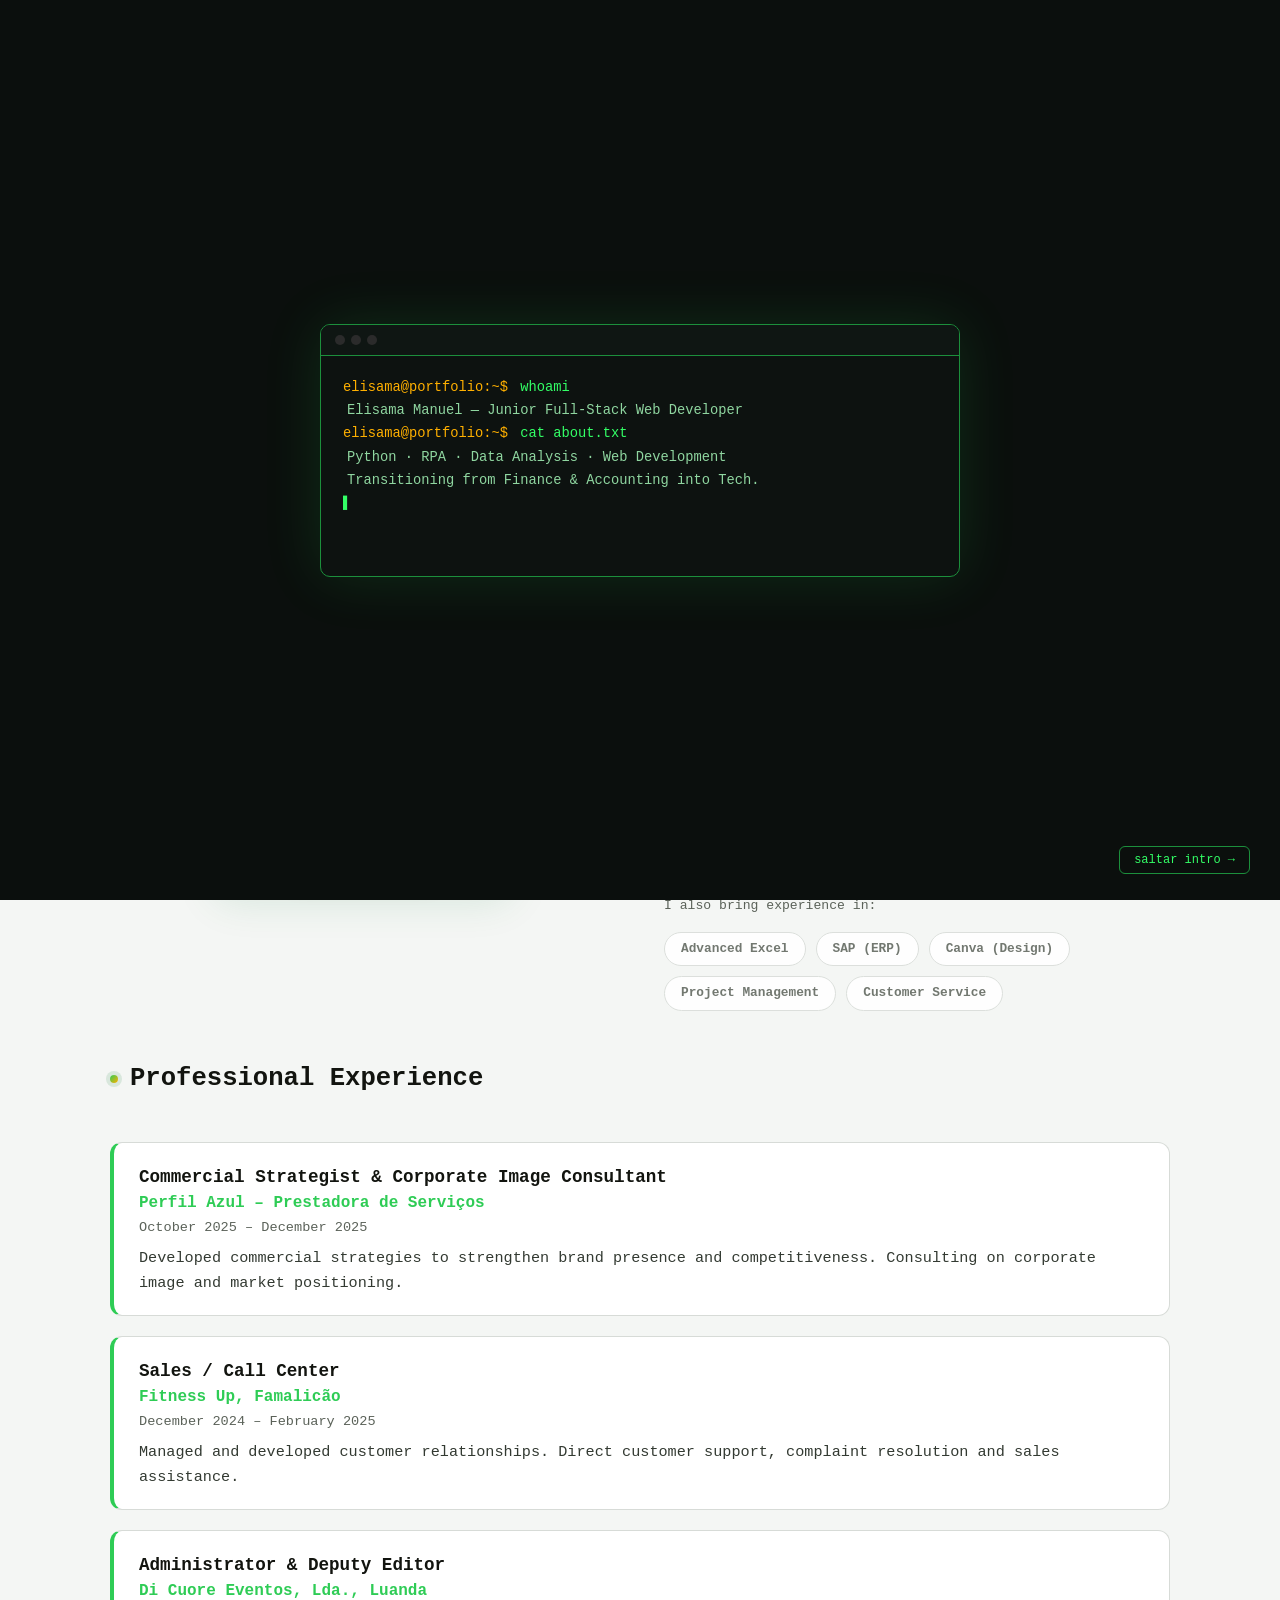
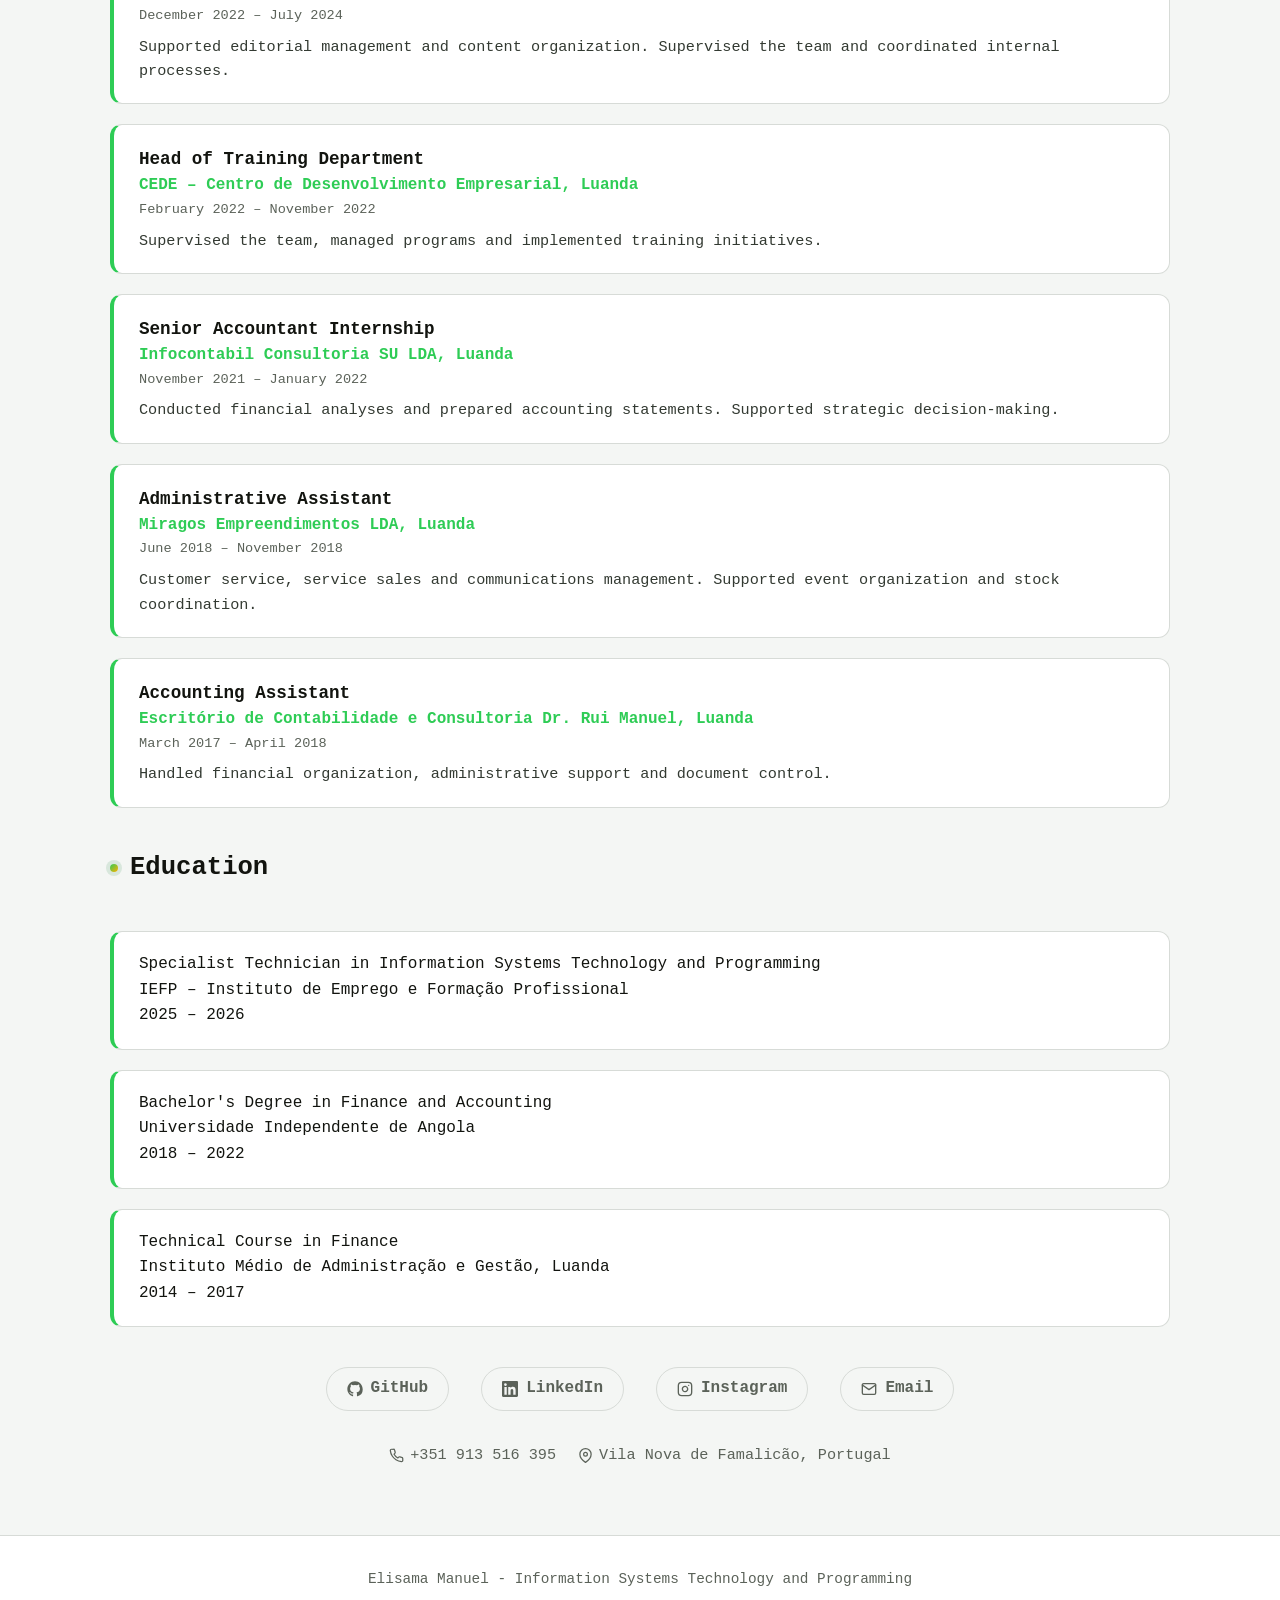
<file: index.html>
<!DOCTYPE html>
<html lang="pt">
<head>
    <meta charset="UTF-8">
    <meta name="viewport" content="width=device-width, initial-scale=1.0">
    <title>Elisama Manuel | Portfólio Dev</title>
    <meta name="description" content="Elisama Manuel — Desenvolvedora em formação, especializada em Python, automação (RPA), análise de dados e desenvolvimento web. Veja os meus projetos e percurso.">
    <meta property="og:type" content="website">
    <meta property="og:title" content="Elisama Manuel | Portfólio Dev">
    <meta property="og:description" content="Desenvolvedora em formação — Python, RPA, Análise de Dados e Desenvolvimento Web.">
    <meta property="og:image" content="imagens/WhatsApp Image 2026-07-23 at 17.38.49.jpeg">
    <link rel="stylesheet" href="style.css">
    <link rel="icon" href="imagens/Ativo 30@2x.png">
</head>
<body data-pagina="index">
    <!-- BOOT DE TERMINAL -->
    <div id="bootOverlay">
        <div class="boot-janela">
            <div class="boot-topo">
                <span class="boot-dot"></span><span class="boot-dot"></span><span class="boot-dot"></span>
            </div>
            <div class="boot-corpo" id="bootCorpo"></div>
        </div>
        <button id="bootSaltar" class="boot-saltar">saltar intro →</button>
    </div>

    <header>
        <div class="container">
            <div class="header-content">
                <nav>
                    <a href="index.html" class="active" data-i18n="nav_perfil">Perfil</a>
                    <a href="portfolio.html" data-i18n="nav_portfolio">Portfólio</a>
                    <a href="terminal.html" data-i18n="nav_terminal">Terminal</a>
                    <a href="contacto.html" data-i18n="nav_contacto">Contacto</a>
                </nav>
                <div class="controlos-topo">
                    <div class="lang-switcher" role="group" aria-label="Idioma / Language">
                        <button class="lang-btn" data-lang="pt">PT</button>
                        <button class="lang-btn" data-lang="en">EN</button>
                        <button class="lang-btn" data-lang="es">ES</button>
                        <button class="lang-btn" data-lang="fr">FR</button>
                    </div>
                    <!-- Toggle Dark/Light Mode -->
                    <button id="toggleTheme" class="btn-theme" aria-label="Alternar tema">
                        <span class="theme-icon"> </span>
                        <span class="theme-text">Dark</span>
                    </button>
                </div>
            </div>
        </div>
    </header>

    <main class="container">
        <!-- SECÇÃO PERFIL -->
        <section class="perfil hero">
            <div class="hero-glow" aria-hidden="true"></div>
            <div class="row">
                <div class="col imagem-col">
                    <div class="imagem-wrapper">
                        <img src="imagens/WhatsApp Image 2026-07-23 at 17.38.49.jpeg" alt="Elisama Manuel" class="imagem-perfil">
                        <div class="imagem-badge" data-i18n="hero_badge">Dev Web Júnior</div>
                    </div>
                </div>

                <div class="col conteudo-col">
                    <h1>Elisama Manuel</h1>
                    <h2 data-i18n="hero_subtitulo">Desenvolvedora Web Júnior (Full-Stack) • Tecnologias de Informação</h2>

                    <p data-i18n="hero_p1">Com uma base sólida em <strong>Finanças e Contabilidade</strong> e uma transição estratégica para a área tecnológica, atualmente sou Técnica Especialista em <strong>Tecnologias e Programação de Sistemas de Informação</strong> no IEFP.</p>

                    <p data-i18n="hero_p2">Especializo-me em <strong>Python, Automação de Processos (RPA), Análise de Dados e Desenvolvimento Web</strong>. A minha missão é aliar a experiência em gestão e negócios com competências técnicas para criar soluções inovadoras.</p>

                    <div class="hero-cta">
                        <a href="cv/Elisama-Manuel-CV.pdf" class="btn btn-primario" download><svg class="icon" viewBox="0 0 24 24" fill="none" stroke="currentColor" stroke-width="2" stroke-linecap="round" stroke-linejoin="round"><path d="M21 15v4a2 2 0 0 1-2 2H5a2 2 0 0 1-2-2v-4"/><polyline points="7 10 12 15 17 10"/><line x1="12" y1="15" x2="12" y2="3"/></svg> <span data-i18n="hero_btn_cv">Descarregar CV</span></a>
                        <a href="portfolio.html" class="btn btn-secundario" data-i18n="hero_btn_projetos">Ver Projetos →</a>
                    </div>

                    <div class="stats-row">
                        <div class="stat"><span class="stat-num">12</span><span class="stat-label" data-i18n="stat_projetos">Projetos</span></div>
                        <div class="stat"><span class="stat-num" id="numeroTech">+6</span><span class="stat-label" data-i18n="stat_tecnologias">Tecnologias</span></div>
                        <div class="stat"><span class="stat-num">7</span><span class="stat-label" data-i18n="stat_experiencias">Experiências</span></div>
                    </div>

                    <div class="tags" id="tagsContainer">
                        <!-- Tags geradas pelo JavaScript -->
                    </div>

                    <p class="tags-extra-label" data-i18n="tags_extra_label">Também trago experiência em:</p>
                    <div class="tags tags-extra" id="tagsExtraContainer">
                        <!-- Tags complementares geradas pelo JavaScript -->
                    </div>
                </div>
            </div>
        </section>

        <!-- SECÇÃO EXPERIÊNCIA -->
        <section class="experiencia">
            <h2 class="titulo-seccao" data-i18n="titulo_experiencia">Experiência Profissional</h2>
            <div class="experiencia-grid" id="experienciaContainer">
                <!-- Gerado pelo JavaScript -->
            </div>
        </section>

        <!-- SECÇÃO FORMAÇÃO -->
        <section class="formacao">
            <h2 class="titulo-seccao" data-i18n="titulo_formacao">Formação Académica</h2>
            <div class="formacao-grid" id="formacaoContainer">
                <!-- Gerado pelo JavaScript -->
            </div>
        </section>

        <!-- REDES SOCIAIS -->
        <div class="social-links">
            <a href="https://github.com/elisamanuel-on" target="_blank"><svg class="icon" viewBox="0 0 24 24" fill="currentColor"><path d="M12 .5C5.73.5.5 5.73.5 12c0 5.08 3.29 9.39 7.86 10.91.57.1.79-.25.79-.55 0-.27-.01-1.17-.02-2.12-3.2.7-3.88-1.36-3.88-1.36-.52-1.34-1.28-1.7-1.28-1.7-1.05-.72.08-.71.08-.71 1.16.08 1.77 1.19 1.77 1.19 1.03 1.77 2.7 1.26 3.36.96.1-.75.4-1.26.73-1.55-2.55-.29-5.24-1.28-5.24-5.69 0-1.26.45-2.29 1.19-3.09-.12-.29-.52-1.46.11-3.05 0 0 .97-.31 3.18 1.18a11 11 0 0 1 5.79 0c2.2-1.49 3.17-1.18 3.17-1.18.64 1.59.24 2.76.12 3.05.74.8 1.19 1.83 1.19 3.09 0 4.42-2.69 5.39-5.25 5.68.41.36.78 1.06.78 2.14 0 1.55-.01 2.79-.01 3.17 0 .3.21.66.8.55A10.51 10.51 0 0 0 23.5 12c0-6.27-5.23-11.5-11.5-11.5z"/></svg> GitHub</a>
            <a href="https://www.linkedin.com/in/elisama-manuel-49025117a/" target="_blank"><svg class="icon" viewBox="0 0 24 24" fill="currentColor"><path d="M20.45 20.45h-3.56v-5.57c0-1.33-.02-3.03-1.85-3.03-1.86 0-2.15 1.45-2.15 2.94v5.66H9.34V9h3.41v1.56h.05c.47-.9 1.63-1.85 3.36-1.85 3.6 0 4.27 2.37 4.27 5.45v6.29zM5.34 7.43a2.07 2.07 0 1 1 0-4.13 2.07 2.07 0 0 1 0 4.13zM7.12 20.45H3.56V9h3.56v11.45zM22.22 0H1.77C.8 0 0 .78 0 1.75v20.5C0 23.22.8 24 1.77 24h20.45c.98 0 1.78-.78 1.78-1.75V1.75C24 .78 23.2 0 22.22 0z"/></svg> LinkedIn</a>
            <a href="https://www.instagram.com/elisama__manuel/" target="_blank"><svg class="icon" viewBox="0 0 24 24" fill="none" stroke="currentColor" stroke-width="2" stroke-linecap="round" stroke-linejoin="round"><rect x="2" y="2" width="20" height="20" rx="5"/><path d="M16 11.37A4 4 0 1 1 12.63 8 4 4 0 0 1 16 11.37z"/><path d="M17.5 6.5h.01"/></svg> Instagram</a>
            <a href="mailto:elisamanueljob@gmail.com"><svg class="icon" viewBox="0 0 24 24" fill="none" stroke="currentColor" stroke-width="2" stroke-linecap="round" stroke-linejoin="round"><rect x="2" y="4" width="20" height="16" rx="2"/><path d="m22 6-10 7L2 6"/></svg> Email</a>
        </div>

        <p class="contacto">
            <span class="inline-icone"><svg class="icon" viewBox="0 0 24 24" fill="none" stroke="currentColor" stroke-width="2" stroke-linecap="round" stroke-linejoin="round"><path d="M22 16.92v3a2 2 0 0 1-2.18 2 19.79 19.79 0 0 1-8.63-3.07 19.5 19.5 0 0 1-6-6 19.79 19.79 0 0 1-3.07-8.67A2 2 0 0 1 4.11 2h3a2 2 0 0 1 2 1.72c.13.96.36 1.9.7 2.81a2 2 0 0 1-.45 2.11L8.09 9.91a16 16 0 0 0 6 6l1.27-1.27a2 2 0 0 1 2.11-.45c.91.34 1.85.57 2.81.7A2 2 0 0 1 22 16.92z"/></svg> +351 913 516 395</span>
            <span class="inline-icone"><svg class="icon" viewBox="0 0 24 24" fill="none" stroke="currentColor" stroke-width="2" stroke-linecap="round" stroke-linejoin="round"><path d="M21 10c0 7-9 13-9 13s-9-6-9-13a9 9 0 0 1 18 0z"/><circle cx="12" cy="10" r="3"/></svg> Vila Nova de Famalicão, Portugal</span>
        </p>
    </main>

    <footer>
        <p>Elisama Manuel - <span data-i18n="footer_tagline">Tecnologias e Programação de Sistemas de Informação</span></p>
    </footer>

    <script src="i18n.js"></script>
    <script src="terminal-core.js"></script>
    <script src="script.js"></script>

    <!-- Analítica GoatCounter (privada, sem cookies) — troca MEUCODIGO pelo teu código depois de criares a conta em goatcounter.com -->
    <script data-goatcounter="https://elisama-manuel.goatcounter.com/count" async src="//gc.zgo.at/count.js"></script>
</body>
</html>
</file>
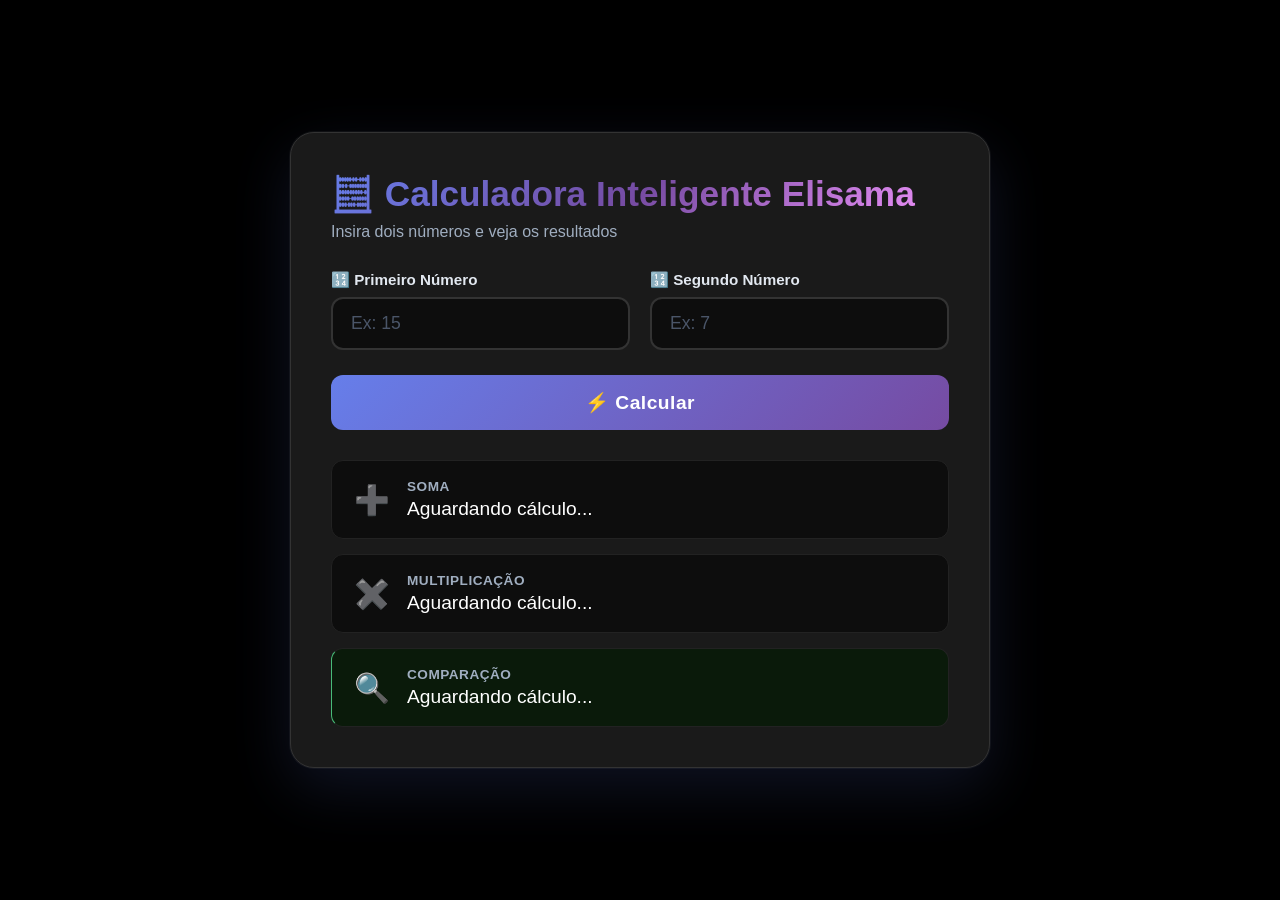
<file: projetos/EXERCICIO007 - Calculadora/index.html>
<!DOCTYPE html>
<html lang="pt-pt">
<head>
    <meta charset="UTF-8">
    <meta name="viewport" content="width=device-width, initial-scale=1.0">
    <title>Calculadora - Exercício 007</title>
    <link rel="stylesheet" href="style.css">
</head>
<body>
    <div class="container">
        <div class="calculator-card">
            <h1>🧮 Calculadora Inteligente Elisama</h1>
            <p class="subtitle">Insira dois números e veja os resultados</p>

            <!-- Área de Inputs -->
            <div class="input-group">
                <div class="input-field">
                    <label for="num1">🔢 Primeiro Número</label>
                    <input type="number" id="num1" placeholder="Ex: 15" step="any">
                </div>
                
                <div class="input-field">
                    <label for="num2">🔢 Segundo Número</label>
                    <input type="number" id="num2" placeholder="Ex: 7" step="any">
                </div>
            </div>

            <!-- Botão Calcular -->
            <button id="calcularBtn" class="calculate-btn">
                ⚡ Calcular
            </button>

            <!-- Mensagem de Erro -->
            <div id="errorMessage" class="error-message"></div>

            <!-- Área de Resultados -->
            <div id="resultados" class="results-area">
                <div class="result-item">
                    <span class="result-icon">➕</span>
                    <div class="result-content">
                        <h3>Soma</h3>
                        <p id="somaResult">Aguardando cálculo...</p>
                    </div>
                </div>

                <div class="result-item">
                    <span class="result-icon">✖️</span>
                    <div class="result-content">
                        <h3>Multiplicação</h3>
                        <p id="multiplicacaoResult">Aguardando cálculo...</p>
                    </div>
                </div>

                <div class="result-item comparison">
                    <span class="result-icon">🔍</span>
                    <div class="result-content">
                        <h3>Comparação</h3>
                        <p id="comparacaoResult">Aguardando cálculo...</p>
                    </div>
                </div>
            </div>
        </div>
    </div>

    <script src="script.js"></script>
</body>
</html>
</file>
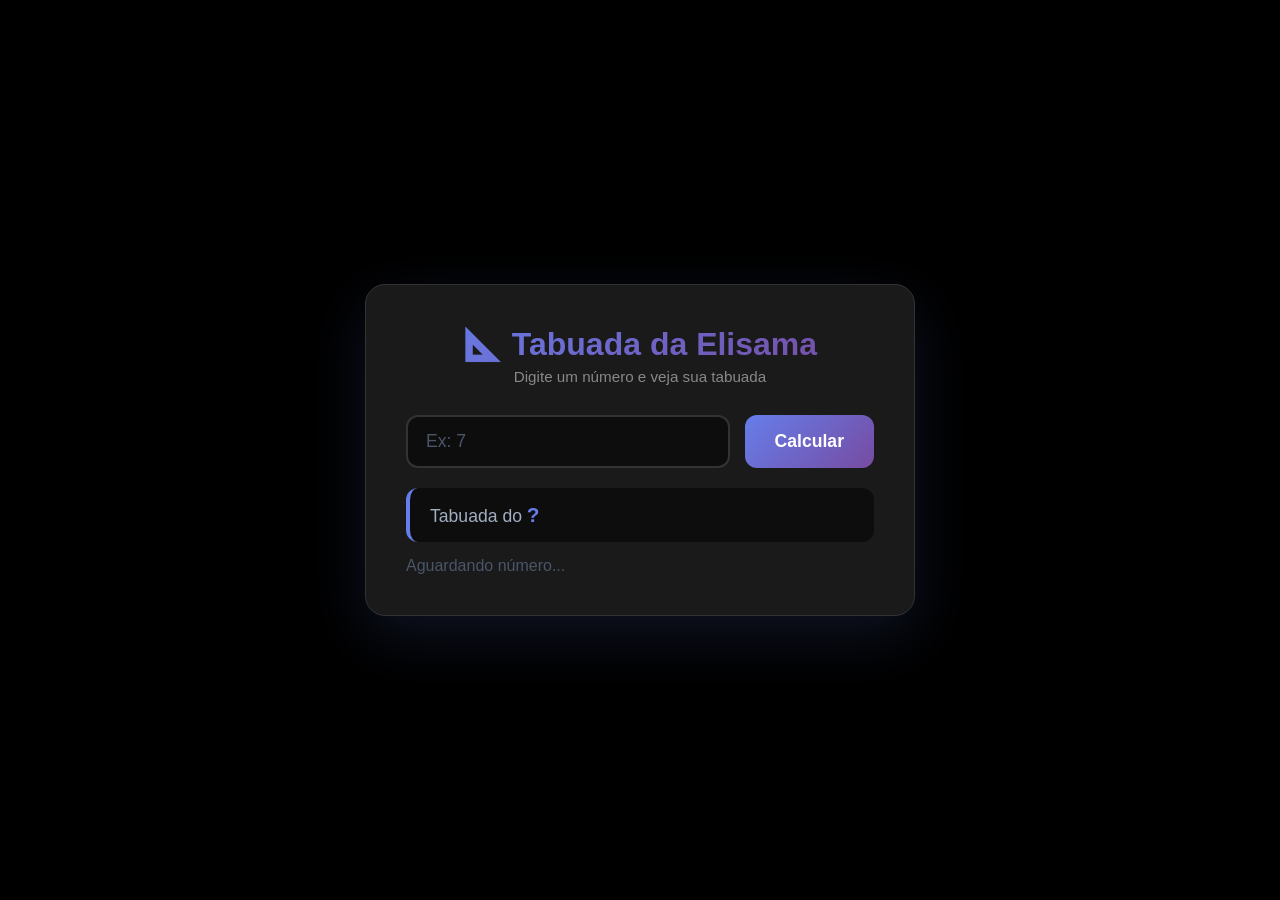
<file: projetos/EXERCICIO008 - Tabuada/index.html>
<!DOCTYPE html>
<html lang="pt-pt">
<head>
    <meta charset="UTF-8">
    <meta name="viewport" content="width=device-width, initial-scale=1.0">
    <title>Tabuada - Exercício 008</title>
    <link rel="stylesheet" href="style.css">
</head>
<body>
    <div class="container">
        <div class="card">
            <h1>📐 Tabuada da Elisama</h1>
            <p class="subtitle">Digite um número e veja sua tabuada</p>

            <div class="input-group">
                <input type="number" id="numero" placeholder="Ex: 7" min="0">
                <button id="calcular">Calcular</button>
            </div>

            <div id="erro" class="erro"></div>

            <div id="resultado">
                <div class="tabuada-header">
                    <span>Tabuada do <strong id="numTabuada">?</strong></span>
                </div>
                <div id="tabuadaLista" class="tabuada-lista">
                    <span style="color: #4a5568;">Aguardando número...</span>
                </div>
            </div>
        </div>
    </div>

    <script src="script.js"></script>
</body>
</html>
</file>
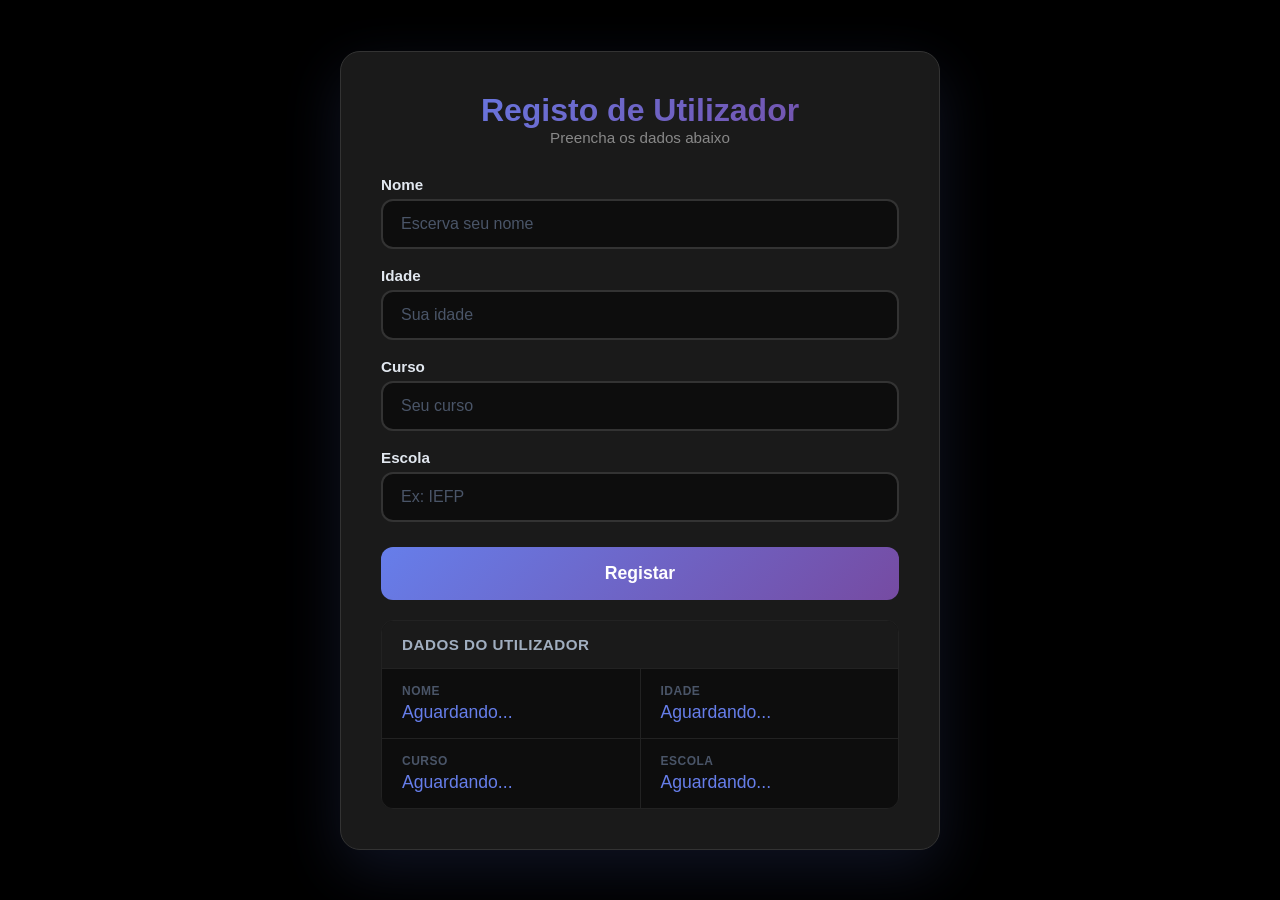
<file: projetos/EXERCICIO009 - Registo de Utilizador/index.html>
<!DOCTYPE html>
<html lang="pt-pt">
<head>
    <meta charset="UTF-8">
    <meta name="viewport" content="width=device-width, initial-scale=1.0">
    <title>Registo - Exercício 009</title>
    <link rel="stylesheet" href="style.css">
</head>
<body>
    <div class="container">
        <div class="card">
            <h1>Registo de Utilizador</h1>
            <p class="subtitle">Preencha os dados abaixo</p>

            <!-- Campos do Formulário -->
            <div class="form-group">
                <div class="campo">
                    <label for="nome"> Nome</label>
                    <input type="text" id="nome" placeholder="Escerva seu nome">
                </div>

                <div class="campo">
                    <label for="idade"> Idade</label>
                    <input type="number" id="idade" placeholder="Sua idade" min="0">
                </div>

                <div class="campo">
                    <label for="curso">Curso</label>
                    <input type="text" id="curso" placeholder="Seu curso">
                </div>

                <div class="campo">
                    <label for="escola"> Escola</label>
                    <input type="text" id="escola" placeholder="Ex: IEFP">
                </div>
            </div>

            <!-- Botão -->
            <button id="registar"> Registar </button>

            <!-- Mensagem de Erro -->
            <div id="erro" class="erro"></div>

            <!-- Área de Resultados -->
            <div id="resultado" class="resultado-area">
                <div class="resultado-header">
                    <span> Dados do Utilizador</span>
                </div>
                
                <div class="dados-grid">
                    <div class="dado-item">
                        <span class="dado-label"> Nome</span>
                        <span id="displayNome" class="dado-valor">Aguardando...</span>
                    </div>
                    
                    <div class="dado-item">
                        <span class="dado-label"> Idade</span>
                        <span id="displayIdade" class="dado-valor">Aguardando...</span>
                    </div>
                    
                    <div class="dado-item">
                        <span class="dado-label"> Curso</span>
                        <span id="displayCurso" class="dado-valor">Aguardando...</span>
                    </div>
                    
                    <div class="dado-item">
                        <span class="dado-label"> Escola</span>
                        <span id="displayEscola" class="dado-valor">Aguardando...</span>
                    </div>
                </div>
            </div>
        </div>
    </div>

    <script src="script.js"></script>
</body>
</html>
</file>
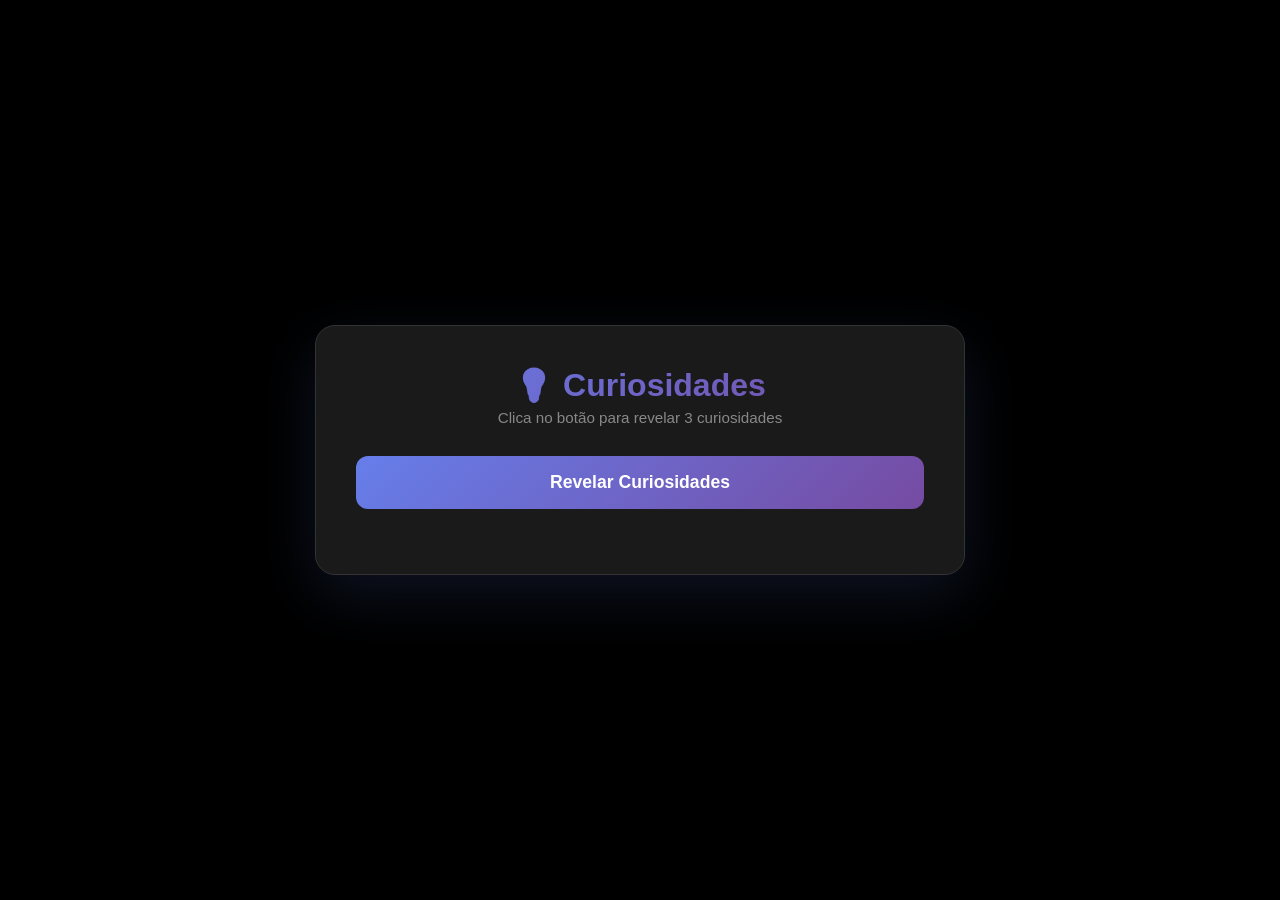
<file: projetos/EXERCICIO011 - Curiosidades Escondidas/index.html>
<!DOCTYPE html>
<html lang="pt-pt">
<head>
    <meta charset="UTF-8">
    <meta name="viewport" content="width=device-width, initial-scale=1.0">
    <title>Curiosidades - Exercício 011</title>
    <link rel="stylesheet" href="style.css">
</head>
<body>
    <div class="container">
        <div class="card">
            <h1>💡 Curiosidades</h1>
            <p class="subtitle">Clica no botão para revelar 3 curiosidades</p>

            <!-- Botão -->
            <button id="revelarBtn">Revelar Curiosidades</button>

            <!-- Mensagem de Erro -->
            <div id="erro" class="erro"></div>

            <!-- Área de Curiosidades -->
            <div id="curiosidades" class="curiosidades-area">
                <div class="curiosidade-item" id="curiosidade1" style="display: none;">
                    <span class="curiosidade-numero">01</span>
                    <div class="curiosidade-conteudo">
                        <h3>Curiosidade 1</h3>
                        <p>O primeiro site do mundo ainda está online. Foi criado por Tim Berners-Lee em 1991 e está disponível em <a href="http://info.cern.ch" target="_blank">info.cern.ch</a>.</p>
                    </div>
                </div>

                <div class="curiosidade-item" id="curiosidade2" style="display: none;">
                    <span class="curiosidade-numero">02</span>
                    <div class="curiosidade-conteudo">
                        <h3>Curiosidade 2</h3>
                        <p>O nome "Python" não tem nada a ver com a cobra. Guido van Rossum escolheu o nome por ser fã do grupo de comédia britânico "Monty Python".</p>
                    </div>
                </div>

                <div class="curiosidade-item" id="curiosidade3" style="display: none;">
                    <span class="curiosidade-numero">03</span>
                    <div class="curiosidade-conteudo">
                        <h3>Curiosidade 3</h3>
                        <p>O primeiro bug informático foi encontrado em 1947. Era uma mariposa presa num relé do computador Harvard Mark II.</p>
                    </div>
                </div>
            </div>
        </div>
    </div>

    <script src="script.js"></script>
</body>
</html>
</file>
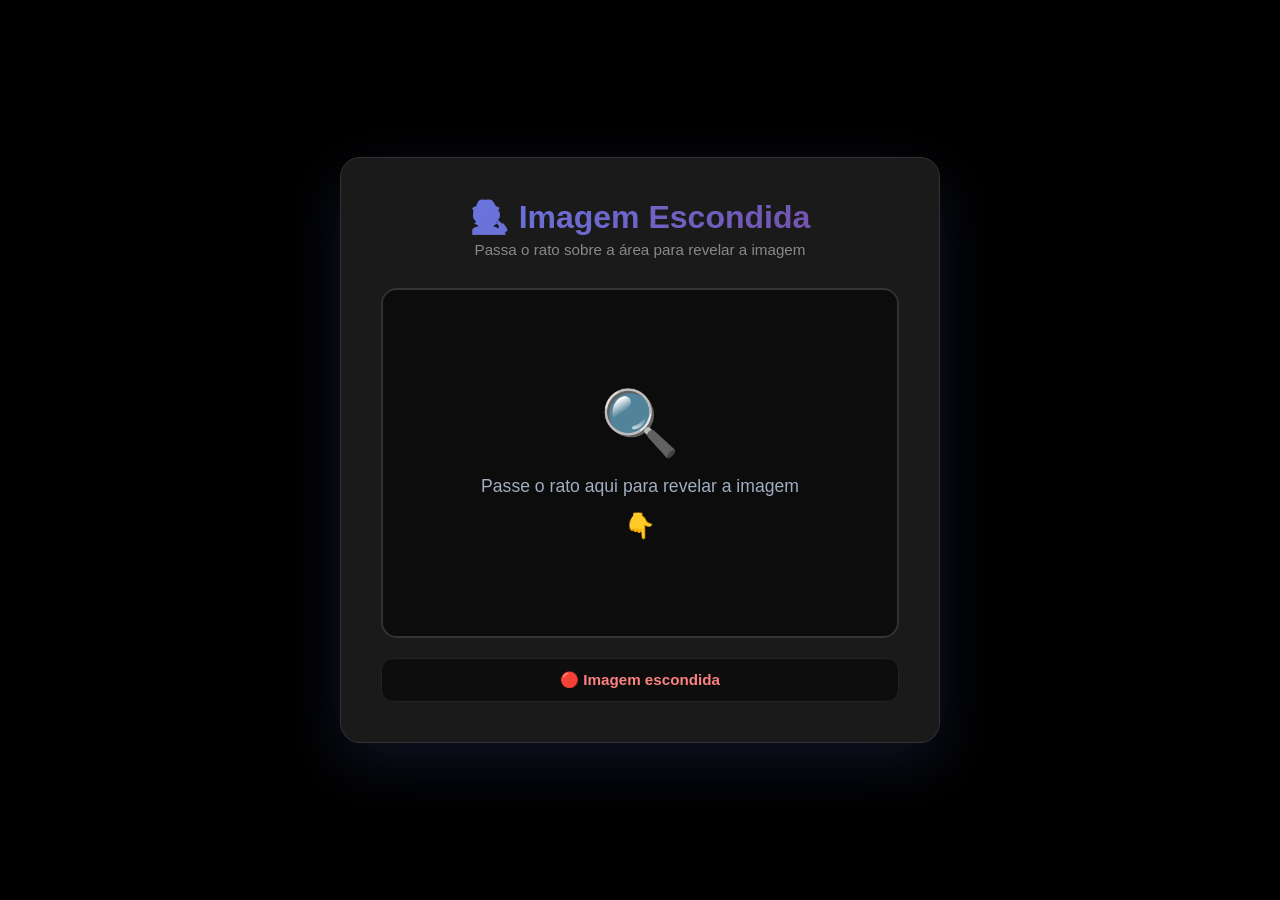
<file: projetos/EXERCICIO012 - Imagem Escondida/index.html>
<!DOCTYPE html>
<html lang="pt-pt">
<head>
    <meta charset="UTF-8">
    <meta name="viewport" content="width=device-width, initial-scale=1.0">
    <title>Imagem Escondida - Exercício 012</title>
    <link rel="stylesheet" href="style.css">
</head>
<body>
    <div class="container">
        <div class="card">
            <h1>🕵️ Imagem Escondida</h1>
            <p class="subtitle">Passa o rato sobre a área para revelar a imagem</p>

            <!-- Área onde a imagem está escondida -->
            <div id="areaImagem" class="area-imagem">
                <div class="imagem-wrapper">
                    <img id="imagemRevelar" src="WhatsApp Image 2026-05-06 at 16.23.35.jpeg" alt="Imagem revelada" class="imagem-revelar">
                </div>
                <div class="texto-overlay">
                    <span class="icone-overlay">🔍</span>
                    <p>Passe o rato aqui para revelar a imagem</p>
                    <span class="seta">👇</span>
                </div>
            </div>

            <!-- Mensagem de estado -->
            <div id="estado" class="estado">
                <span id="estadoTexto">🔴 Imagem escondida</span>
            </div>
        </div>
    </div>

    <script src="script.js"></script>
</body>
</html>
</file>
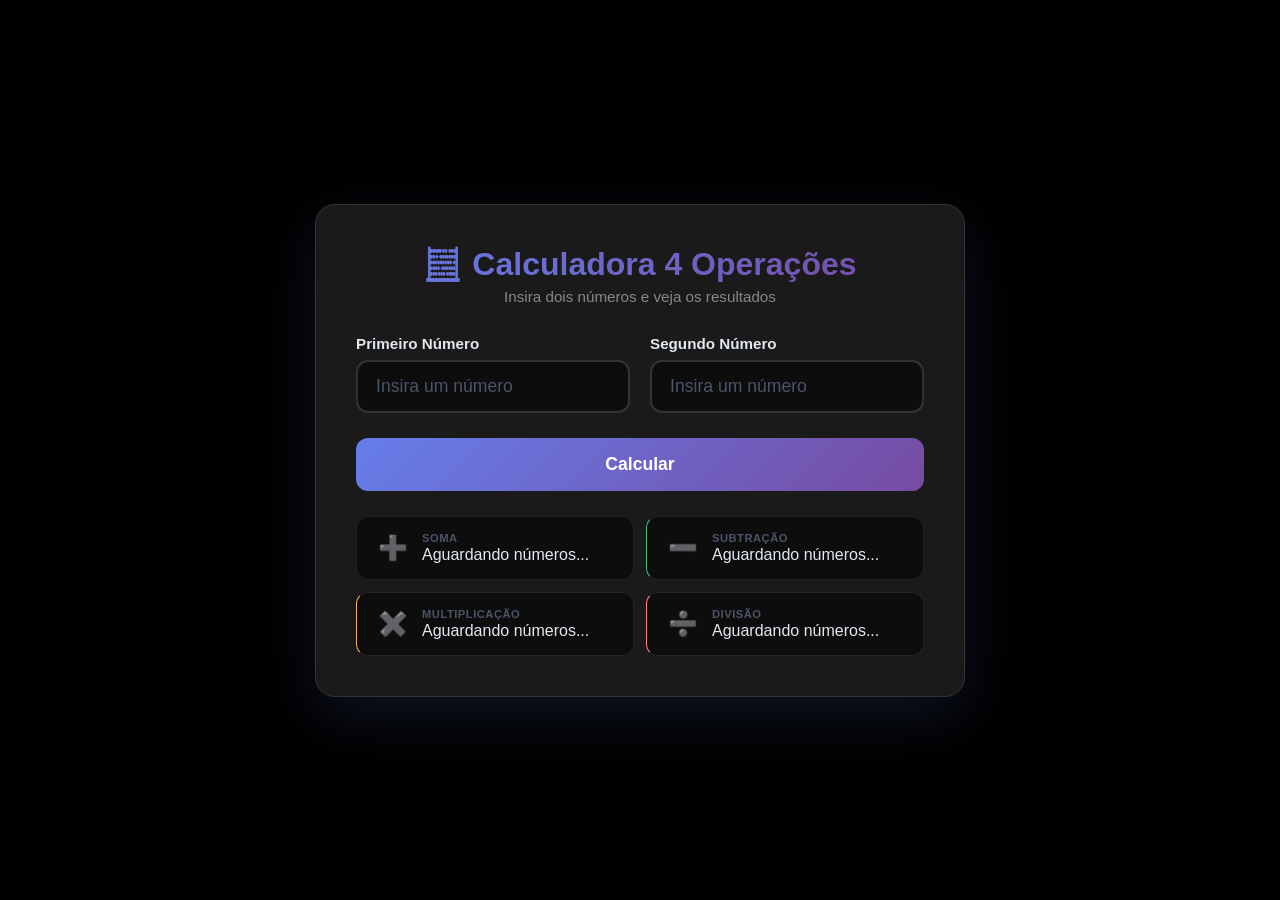
<file: projetos/EXERCICIO013 - Calculadora com 4 Operações/index.html>
<!DOCTYPE html>
<html lang="pt-pt">
<head>
    <meta charset="UTF-8">
    <meta name="viewport" content="width=device-width, initial-scale=1.0">
    <title>Calculadora 4 Operações - Exercício 013</title>
    <link rel="stylesheet" href="style.css">
</head>
<body>
    <div class="container">
        <div class="card">
            <h1>🧮 Calculadora 4 Operações</h1>
            <p class="subtitle">Insira dois números e veja os resultados</p>

            <!-- Inputs -->
            <div class="input-group">
                <div class="input-field">
                    <label for="num1">Primeiro Número</label>
                    <input type="number" id="num1" placeholder="Insira um número" step="any">
                </div>
                
                <div class="input-field">
                    <label for="num2">Segundo Número</label>
                    <input type="number" id="num2" placeholder="Insira um número" step="any">
                </div>
            </div>

            <!-- Botão -->
            <button id="calcularBtn">Calcular</button>

            <!-- Mensagem de Erro -->
            <div id="erro" class="erro"></div>

            <!-- Resultados -->
            <div id="resultados" class="resultados-area">
                <div class="resultado-item">
                    <span class="resultado-icon">➕</span>
                    <div class="resultado-conteudo">
                        <h3>Soma</h3>
                        <p id="somaResult">Aguardando números...</p>
                    </div>
                </div>

                <div class="resultado-item">
                    <span class="resultado-icon">➖</span>
                    <div class="resultado-conteudo">
                        <h3>Subtração</h3>
                        <p id="subtracaoResult">Aguardando números...</p>
                    </div>
                </div>

                <div class="resultado-item">
                    <span class="resultado-icon">✖️</span>
                    <div class="resultado-conteudo">
                        <h3>Multiplicação</h3>
                        <p id="multiplicacaoResult">Aguardando números...</p>
                    </div>
                </div>

                <div class="resultado-item divisao">
                    <span class="resultado-icon">➗</span>
                    <div class="resultado-conteudo">
                        <h3>Divisão</h3>
                        <p id="divisaoResult">Aguardando números...</p>
                    </div>
                </div>
            </div>
        </div>
    </div>

    <script src="script.js"></script>
</body>
</html>
</file>
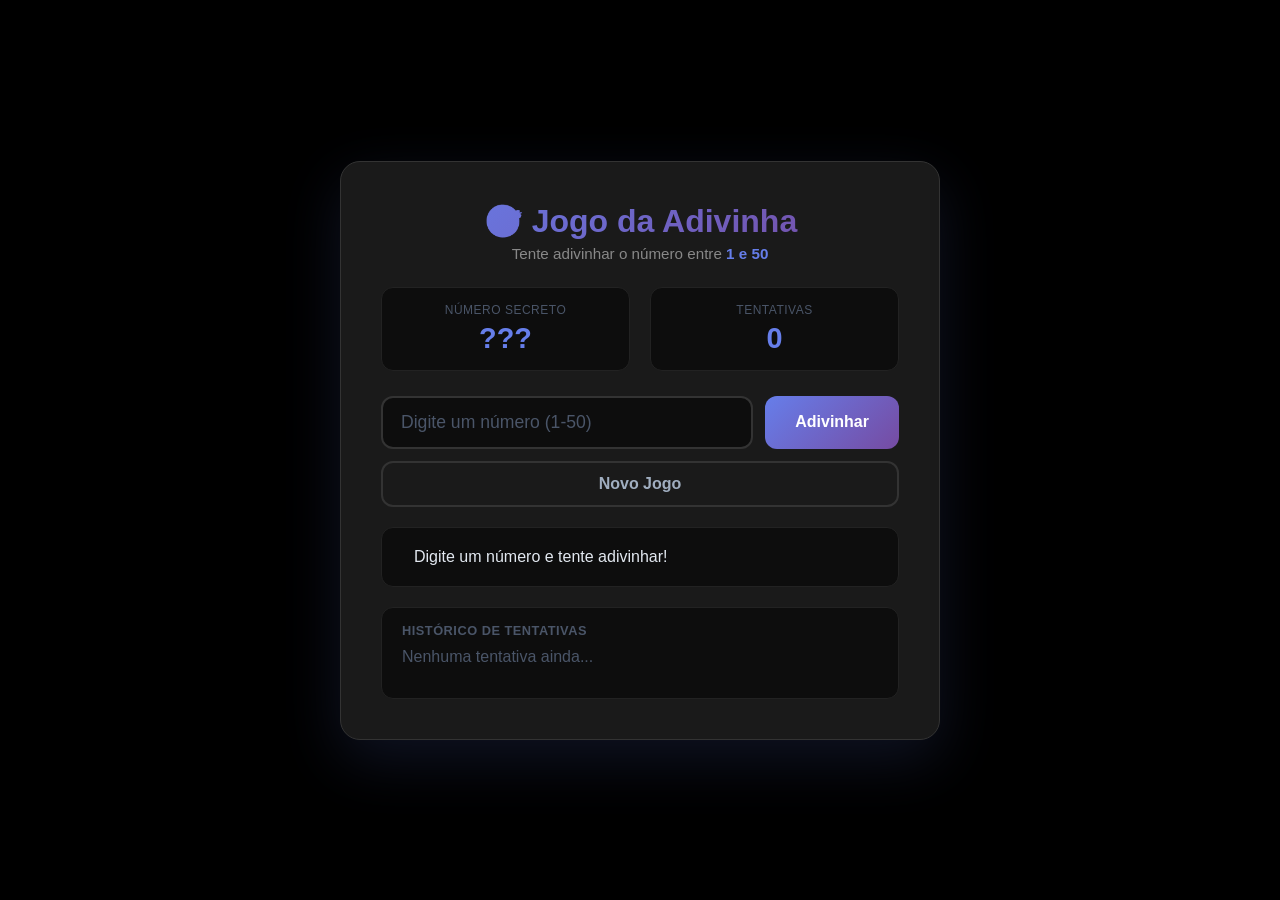
<file: projetos/EXERCICIO014 - Jogo da Adivinha/index.html>
<!DOCTYPE html>
<html lang="pt-pt">
<head>
    <meta charset="UTF-8">
    <meta name="viewport" content="width=device-width, initial-scale=1.0">
    <title>Jogo da Adivinha - Exercício 014</title>
    <link rel="stylesheet" href="style.css">
</head>
<body>
    <div class="container">
        <div class="card">
            <h1>🎯 Jogo da Adivinha</h1>
            <p class="subtitle">Tente adivinhar o número entre <strong>1 e 50</strong></p>

            <!-- Status do Jogo -->
            <div class="status">
                <div class="status-item">
                    <span class="status-label"> Número Secreto</span>
                    <span id="numeroSecreto" class="status-valor">???</span>
                </div>
                <div class="status-item">
                    <span class="status-label"> Tentativas</span>
                    <span id="tentativas" class="status-valor">0</span>
                </div>
            </div>

            <!-- Área de Input -->
            <div class="input-group">
                <input type="number" id="palpite" placeholder="Digite um número (1-50)" min="1" max="50">
                <button id="adivinharBtn">Adivinhar</button>
            </div>

            <!-- Botão Reiniciar -->
            <button id="reiniciarBtn" class="btn-reiniciar">Novo Jogo</button>

            <!-- Mensagem de Erro -->
            <div id="erro" class="erro"></div>

            <!-- Dica -->
            <div id="dica" class="dica">
                <span class="dica-icone"> </span>
                <span id="dicaTexto">Digite um número e tente adivinhar!</span>
            </div>

            <!-- Histórico de Tentativas -->
            <div id="historico" class="historico">
                <h3> Histórico de Tentativas</h3>
                <div id="listaTentativas" class="lista-tentativas">
                    <span style="color: #4a5568;">Nenhuma tentativa ainda...</span>
                </div>
            </div>
        </div>
    </div>

    <script src="script.js"></script>
</body>
</html>
</file>
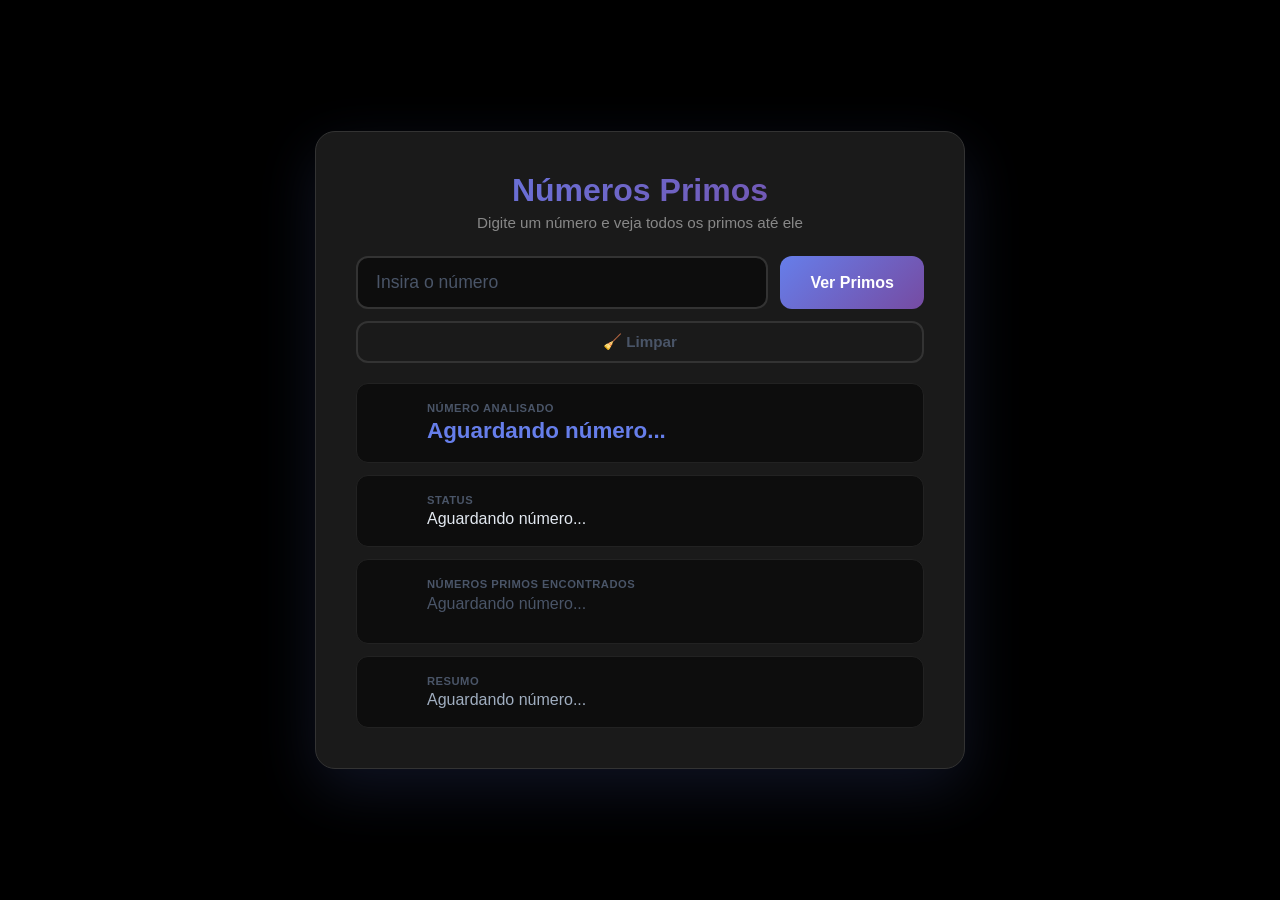
<file: projetos/EXERCICIO017 - Números Primos/index.html>
<!DOCTYPE html>
<html lang="pt-pt">
<head>
    <meta charset="UTF-8">
    <meta name="viewport" content="width=device-width, initial-scale=1.0">
    <title>Números Primos - Exercício 017</title>
    <link rel="stylesheet" href="style.css">
</head>
<body>
    <div class="container">
        <div class="card">
            <h1> Números Primos</h1>
            <p class="subtitle">Digite um número e veja todos os primos até ele</p>

            <!-- Input e Botão -->
            <div class="input-group">
                <input type="number" id="numeroInput" placeholder="Insira o número" min="2">
                <button id="calcularBtn">Ver Primos</button>
            </div>

            <!-- Botão Limpar -->
            <button id="limparBtn" class="btn-limpar">🧹 Limpar</button>

            <!-- Mensagem de Erro -->
            <div id="erro" class="erro"></div>

            <!-- Resultados -->
            <div id="resultados" class="resultados-area">
                <!-- Número Analisado -->
                <div class="resultado-item numero-analisado">
                    <span class="resultado-icon"> </span>
                    <div class="resultado-conteudo">
                        <h3>Número Analisado</h3>
                        <p id="numeroAnalisado">Aguardando número...</p>
                    </div>
                </div>

                <!-- Status (primo ou não) -->
                <div class="resultado-item status-primo">
                    <span class="resultado-icon"> </span>
                    <div class="resultado-conteudo">
                        <h3>Status</h3>
                        <p id="statusPrimo">Aguardando número...</p>
                    </div>
                </div>

                <!-- Lista de Primos -->
                <div class="resultado-item lista-primos">
                    <span class="resultado-icon"> </span>
                    <div class="resultado-conteudo">
                        <h3>Números Primos Encontrados</h3>
                        <div id="listaPrimos" class="lista-primos-container">
                            <span style="color: #4a5568;">Aguardando número...</span>
                        </div>
                    </div>
                </div>

                <!-- Resumo -->
                <div class="resultado-item resumo">
                    <span class="resultado-icon"> </span>
                    <div class="resultado-conteudo">
                        <h3>Resumo</h3>
                        <p id="resumoPrimos">Aguardando número...</p>
                    </div>
                </div>
            </div>
        </div>
    </div>

    <script src="script.js"></script>
</body>
</html>
</file>
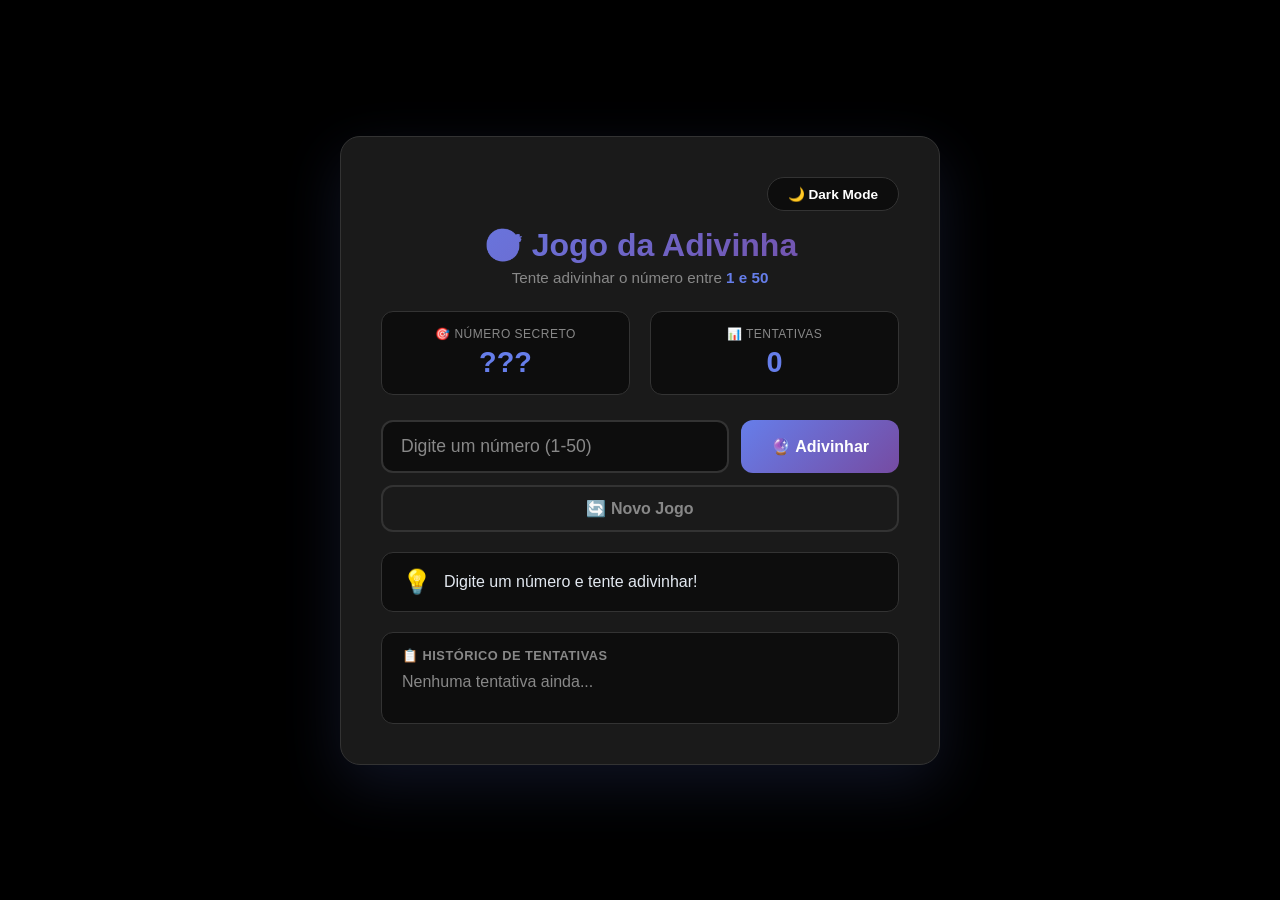
<file: projetos/EXERCICIO018 - Jogo da Adivinha com Toggle/index.html>
<!DOCTYPE html>
<html lang="pt-pt">
<head>
    <meta charset="UTF-8">
    <meta name="viewport" content="width=device-width, initial-scale=1.0">
    <title>Jogo da Adivinha - Exercício 018</title>
    <link rel="stylesheet" href="style.css">
</head>
<body>
    <div class="container">
        <div class="card">
            <!-- Toggle Dark/Light Mode -->
            <div class="toggle-container">
                <button id="toggleMode" class="btn-toggle">🌙 Dark Mode</button>
            </div>

            <h1>🎯 Jogo da Adivinha</h1>
            <p class="subtitle">Tente adivinhar o número entre <strong>1 e 50</strong></p>

            <!-- Status do Jogo -->
            <div class="status">
                <div class="status-item">
                    <span class="status-label">🎯 Número Secreto</span>
                    <span id="numeroSecreto" class="status-valor">???</span>
                </div>
                <div class="status-item">
                    <span class="status-label">📊 Tentativas</span>
                    <span id="tentativas" class="status-valor">0</span>
                </div>
            </div>

            <!-- Área de Input -->
            <div class="input-group">
                <input type="number" id="palpite" placeholder="Digite um número (1-50)" min="1" max="50">
                <button id="adivinharBtn">🔮 Adivinhar</button>
            </div>

            <!-- Botão Reiniciar -->
            <button id="reiniciarBtn" class="btn-reiniciar">🔄 Novo Jogo</button>

            <!-- Mensagem de Erro -->
            <div id="erro" class="erro"></div>

            <!-- Dica -->
            <div id="dica" class="dica">
                <span class="dica-icone">💡</span>
                <span id="dicaTexto">Digite um número e tente adivinhar!</span>
            </div>

            <!-- Histórico de Tentativas -->
            <div id="historico" class="historico">
                <h3>📋 Histórico de Tentativas</h3>
                <div id="listaTentativas" class="lista-tentativas">
                    <span style="color: var(--cor-texto-secundario);">Nenhuma tentativa ainda...</span>
                </div>
            </div>
        </div>
    </div>

    <script src="script.js"></script>
</body>
</html>
</file>
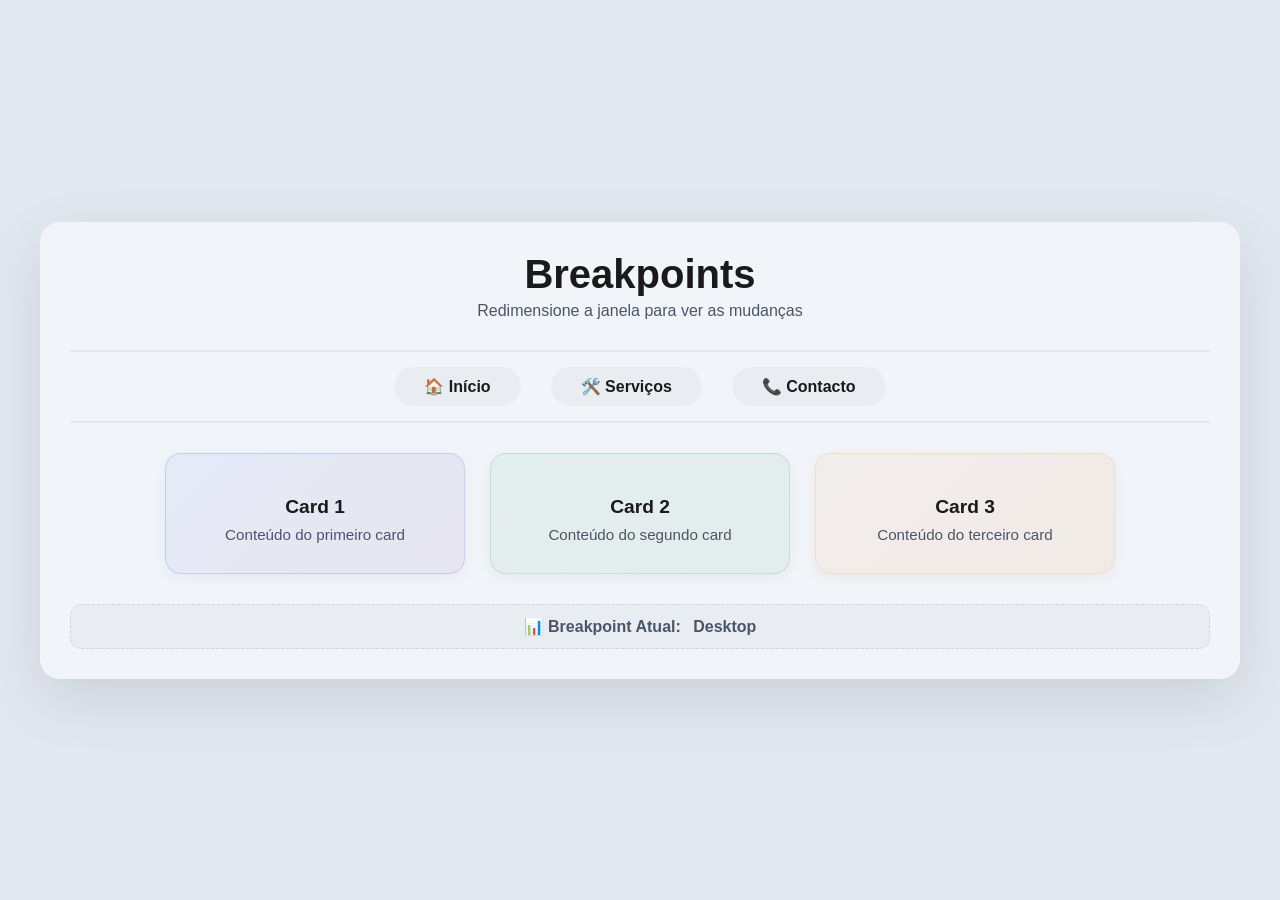
<file: projetos/EXERCICIO019 - Breakpoints/index.html>
<!DOCTYPE html>
<html lang="pt-pt">
<head>
    <meta charset="UTF-8">
    <meta name="viewport" content="width=device-width, initial-scale=1.0">
    <title>Breakpoints - Exercício 019</title>
    <link rel="stylesheet" href="style.css">
</head>
<body>
    <div class="container">
        <header>
            <h1>Breakpoints</h1>
            <p class="subtitle">Redimensione a janela para ver as mudanças</p>
        </header>

        <!-- Menu de Navegação -->
        <nav class="menu">
            <a href="#">🏠 Início</a>
            <a href="#">🛠️ Serviços</a>
            <a href="#">📞 Contacto</a>
        </nav>

        <!-- Cards -->
        <section class="cards">
            <div class="card card-1">
                <div class="card-icon"> </div>
                <h3>Card 1</h3>
                <p>Conteúdo do primeiro card</p>
            </div>
            <div class="card card-2">
                <div class="card-icon"> </div>
                <h3>Card 2</h3>
                <p>Conteúdo do segundo card</p>
            </div>
            <div class="card card-3">
                <div class="card-icon"> </div>
                <h3>Card 3</h3>
                <p>Conteúdo do terceiro card</p>
            </div>
        </section>

        <!-- Indicador de Breakpoint Atual -->
        <div class="breakpoint-indicator">
            <span class="breakpoint-label">📊 Breakpoint Atual:</span>
            <span id="breakpointAtual" class="breakpoint-valor">Desktop</span>
        </div>
    </div>

    <script src="script.js"></script>
</body>
</html>
</file>
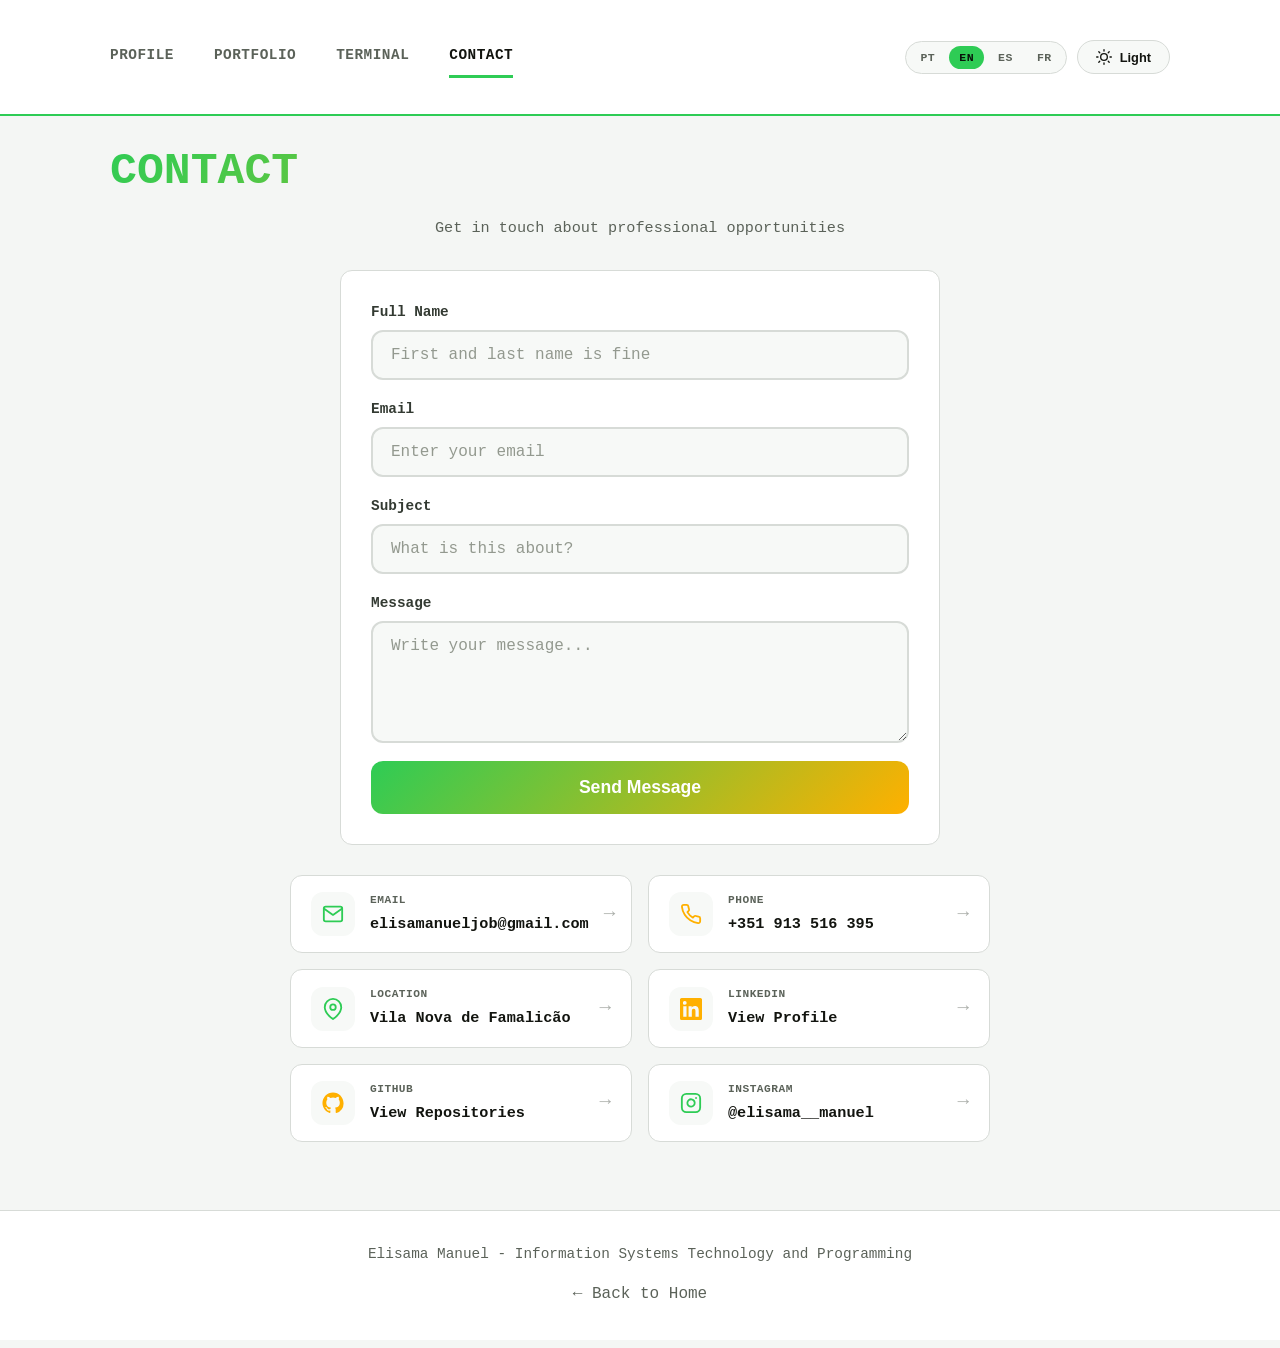
<file: contacto.html>
<!DOCTYPE html>
<html lang="pt">
<head>
    <meta charset="UTF-8">
    <meta name="viewport" content="width=device-width, initial-scale=1.0">
    <title>Elisama | Contacto</title>
    <meta name="description" content="Entre em contacto com Elisama Manuel para oportunidades profissionais em desenvolvimento web, Python e automação.">
    <meta property="og:type" content="website">
    <meta property="og:title" content="Contacto | Elisama Manuel">
    <link rel="stylesheet" href="style.css">
    <link rel="icon" href="imagens/Ativo 30@2x.png">
</head>
<body data-pagina="contacto">
    <header>
        <div class="container">
            <div class="header-content">
                <nav>
                    <a href="index.html" data-i18n="nav_perfil">Perfil</a>
                    <a href="portfolio.html" data-i18n="nav_portfolio">Portfólio</a>
                    <a href="terminal.html" data-i18n="nav_terminal">Terminal</a>
                    <a href="contacto.html" class="active" data-i18n="nav_contacto">Contacto</a>
                </nav>
                <div class="controlos-topo">
                    <div class="lang-switcher" role="group" aria-label="Idioma / Language">
                        <button class="lang-btn" data-lang="pt">PT</button>
                        <button class="lang-btn" data-lang="en">EN</button>
                        <button class="lang-btn" data-lang="es">ES</button>
                        <button class="lang-btn" data-lang="fr">FR</button>
                    </div>
                    <button id="toggleTheme" class="btn-theme" aria-label="Alternar tema">
                        <span class="theme-icon"> </span>
                        <span class="theme-text">Dark</span>
                    </button>
                </div>
            </div>
        </div>
    </header>

    <main class="container">
        <section class="contacto-section">
            <h1 data-i18n="contacto_titulo">CONTACTO</h1>
            <p class="subtitle" data-i18n="contacto_subtitulo">Entre em contacto para oportunidades profissionais</p>

            <form id="contactoForm" class="contacto-form" action="#" method="POST">
                <div class="campo">
                    <label for="nome" data-i18n="form_label_nome">Nome Completo</label>
                    <input type="text" id="nome" placeholder="Pode ser o primeiro e o último" data-i18n-placeholder="form_placeholder_nome" required>
                </div>

                <div class="campo">
                    <label for="email" data-i18n="form_label_email">Email</label>
                    <input type="email" id="email" placeholder="Escreva o seu email" data-i18n-placeholder="form_placeholder_email" required>
                </div>

                <div class="campo">
                    <label for="assunto" data-i18n="form_label_assunto">Assunto</label>
                    <input type="text" id="assunto" placeholder="Escreva o que pretende" data-i18n-placeholder="form_placeholder_assunto" required>
                </div>

                <div class="campo">
                    <label for="mensagem" data-i18n="form_label_mensagem">Mensagem</label>
                    <textarea id="mensagem" rows="5" placeholder="Escreva a sua mensagem..." data-i18n-placeholder="form_placeholder_mensagem" required></textarea>
                </div>

                <button type="submit" class="btn-enviar" data-i18n="form_btn_enviar">Enviar Mensagem</button>
            </form>

            <div id="feedback" class="feedback"></div>

            <div class="contactos-grid">
                <a href="mailto:elisamanueljob@gmail.com" class="contacto-card contacto-email">
                    <div class="contacto-icon-wrapper">
                        <svg class="icon contacto-icon" viewBox="0 0 24 24" fill="none" stroke="currentColor" stroke-width="2" stroke-linecap="round" stroke-linejoin="round"><rect x="2" y="4" width="20" height="16" rx="2"/><path d="m22 6-10 7L2 6"/></svg>
                    </div>
                    <div class="contacto-info-texto">
                        <span class="contacto-label" data-i18n="card_email">Email</span>
                        <span class="contacto-valor">elisamanueljob@gmail.com</span>
                    </div>
                    <span class="contacto-seta">→</span>
                </a>

                <a href="tel:+351913516395" class="contacto-card contacto-telefone">
                    <div class="contacto-icon-wrapper">
                        <svg class="icon contacto-icon" viewBox="0 0 24 24" fill="none" stroke="currentColor" stroke-width="2" stroke-linecap="round" stroke-linejoin="round"><path d="M22 16.92v3a2 2 0 0 1-2.18 2 19.79 19.79 0 0 1-8.63-3.07 19.5 19.5 0 0 1-6-6 19.79 19.79 0 0 1-3.07-8.67A2 2 0 0 1 4.11 2h3a2 2 0 0 1 2 1.72c.13.96.36 1.9.7 2.81a2 2 0 0 1-.45 2.11L8.09 9.91a16 16 0 0 0 6 6l1.27-1.27a2 2 0 0 1 2.11-.45c.91.34 1.85.57 2.81.7A2 2 0 0 1 22 16.92z"/></svg>
                    </div>
                    <div class="contacto-info-texto">
                        <span class="contacto-label" data-i18n="card_telefone">Telefone</span>
                        <span class="contacto-valor">+351 913 516 395</span>
                    </div>
                    <span class="contacto-seta">→</span>
                </a>

                <a href="https://www.google.com/maps/search/Vila+Nova+de+Famalic%C3%A3o" target="_blank" class="contacto-card contacto-localizacao">
                    <div class="contacto-icon-wrapper">
                        <svg class="icon contacto-icon" viewBox="0 0 24 24" fill="none" stroke="currentColor" stroke-width="2" stroke-linecap="round" stroke-linejoin="round"><path d="M21 10c0 7-9 13-9 13s-9-6-9-13a9 9 0 0 1 18 0z"/><circle cx="12" cy="10" r="3"/></svg>
                    </div>
                    <div class="contacto-info-texto">
                        <span class="contacto-label" data-i18n="card_localizacao">Localização</span>
                        <span class="contacto-valor">Vila Nova de Famalicão</span>
                    </div>
                    <span class="contacto-seta">→</span>
                </a>

                <a href="https://www.linkedin.com/in/elisama-manuel-49025117a/" target="_blank" class="contacto-card contacto-linkedin">
                    <div class="contacto-icon-wrapper">
                        <svg class="icon contacto-icon" viewBox="0 0 24 24" fill="currentColor"><path d="M20.45 20.45h-3.56v-5.57c0-1.33-.02-3.03-1.85-3.03-1.86 0-2.15 1.45-2.15 2.94v5.66H9.34V9h3.41v1.56h.05c.47-.9 1.63-1.85 3.36-1.85 3.6 0 4.27 2.37 4.27 5.45v6.29zM5.34 7.43a2.07 2.07 0 1 1 0-4.13 2.07 2.07 0 0 1 0 4.13zM7.12 20.45H3.56V9h3.56v11.45zM22.22 0H1.77C.8 0 0 .78 0 1.75v20.5C0 23.22.8 24 1.77 24h20.45c.98 0 1.78-.78 1.78-1.75V1.75C24 .78 23.2 0 22.22 0z"/></svg>
                    </div>
                    <div class="contacto-info-texto">
                        <span class="contacto-label" data-i18n="card_linkedin">LinkedIn</span>
                        <span class="contacto-valor" data-i18n="card_ver_perfil">Ver Perfil</span>
                    </div>
                    <span class="contacto-seta">→</span>
                </a>

                <a href="https://github.com/elisamanuel-on" target="_blank" class="contacto-card contacto-github">
                    <div class="contacto-icon-wrapper">
                        <svg class="icon contacto-icon" viewBox="0 0 24 24" fill="currentColor"><path d="M12 .5C5.73.5.5 5.73.5 12c0 5.08 3.29 9.39 7.86 10.91.57.1.79-.25.79-.55 0-.27-.01-1.17-.02-2.12-3.2.7-3.88-1.36-3.88-1.36-.52-1.34-1.28-1.7-1.28-1.7-1.05-.72.08-.71.08-.71 1.16.08 1.77 1.19 1.77 1.19 1.03 1.77 2.7 1.26 3.36.96.1-.75.4-1.26.73-1.55-2.55-.29-5.24-1.28-5.24-5.69 0-1.26.45-2.29 1.19-3.09-.12-.29-.52-1.46.11-3.05 0 0 .97-.31 3.18 1.18a11 11 0 0 1 5.79 0c2.2-1.49 3.17-1.18 3.17-1.18.64 1.59.24 2.76.12 3.05.74.8 1.19 1.83 1.19 3.09 0 4.42-2.69 5.39-5.25 5.68.41.36.78 1.06.78 2.14 0 1.55-.01 2.79-.01 3.17 0 .3.21.66.8.55A10.51 10.51 0 0 0 23.5 12c0-6.27-5.23-11.5-11.5-11.5z"/></svg>
                    </div>
                    <div class="contacto-info-texto">
                        <span class="contacto-label" data-i18n="card_github">GitHub</span>
                        <span class="contacto-valor" data-i18n="card_ver_repositorios">Ver Repositórios</span>
                    </div>
                    <span class="contacto-seta">→</span>
                </a>

                <a href="https://www.instagram.com/elisama__manuel/" target="_blank" class="contacto-card contacto-instagram">
                    <div class="contacto-icon-wrapper">
                        <svg class="icon contacto-icon" viewBox="0 0 24 24" fill="none" stroke="currentColor" stroke-width="2" stroke-linecap="round" stroke-linejoin="round"><rect x="2" y="2" width="20" height="20" rx="5"/><path d="M16 11.37A4 4 0 1 1 12.63 8 4 4 0 0 1 16 11.37z"/><path d="M17.5 6.5h.01"/></svg>
                    </div>
                    <div class="contacto-info-texto">
                        <span class="contacto-label" data-i18n="card_instagram">Instagram</span>
                        <span class="contacto-valor">@elisama__manuel</span>
                    </div>
                    <span class="contacto-seta">→</span>
                </a>
            </div>
        </section>
    </main>

    <footer>
        <p>Elisama Manuel - <span data-i18n="footer_tagline">Tecnologias e Programação de Sistemas de Informação</span></p>
        <div class="voltar">
            <a href="index.html" data-i18n="voltar_inicio">← Voltar ao Início</a>
        </div>
    </footer>

    <script src="i18n.js"></script>
    <script src="script.js"></script>

    <!-- Analítica GoatCounter (privada, sem cookies) — troca MEUCODIGO pelo teu código depois de criares a conta em goatcounter.com -->
    <script data-goatcounter="https://elisama-manuel.goatcounter.com/count" async src="//gc.zgo.at/count.js"></script>
</body>
</html>
</file>
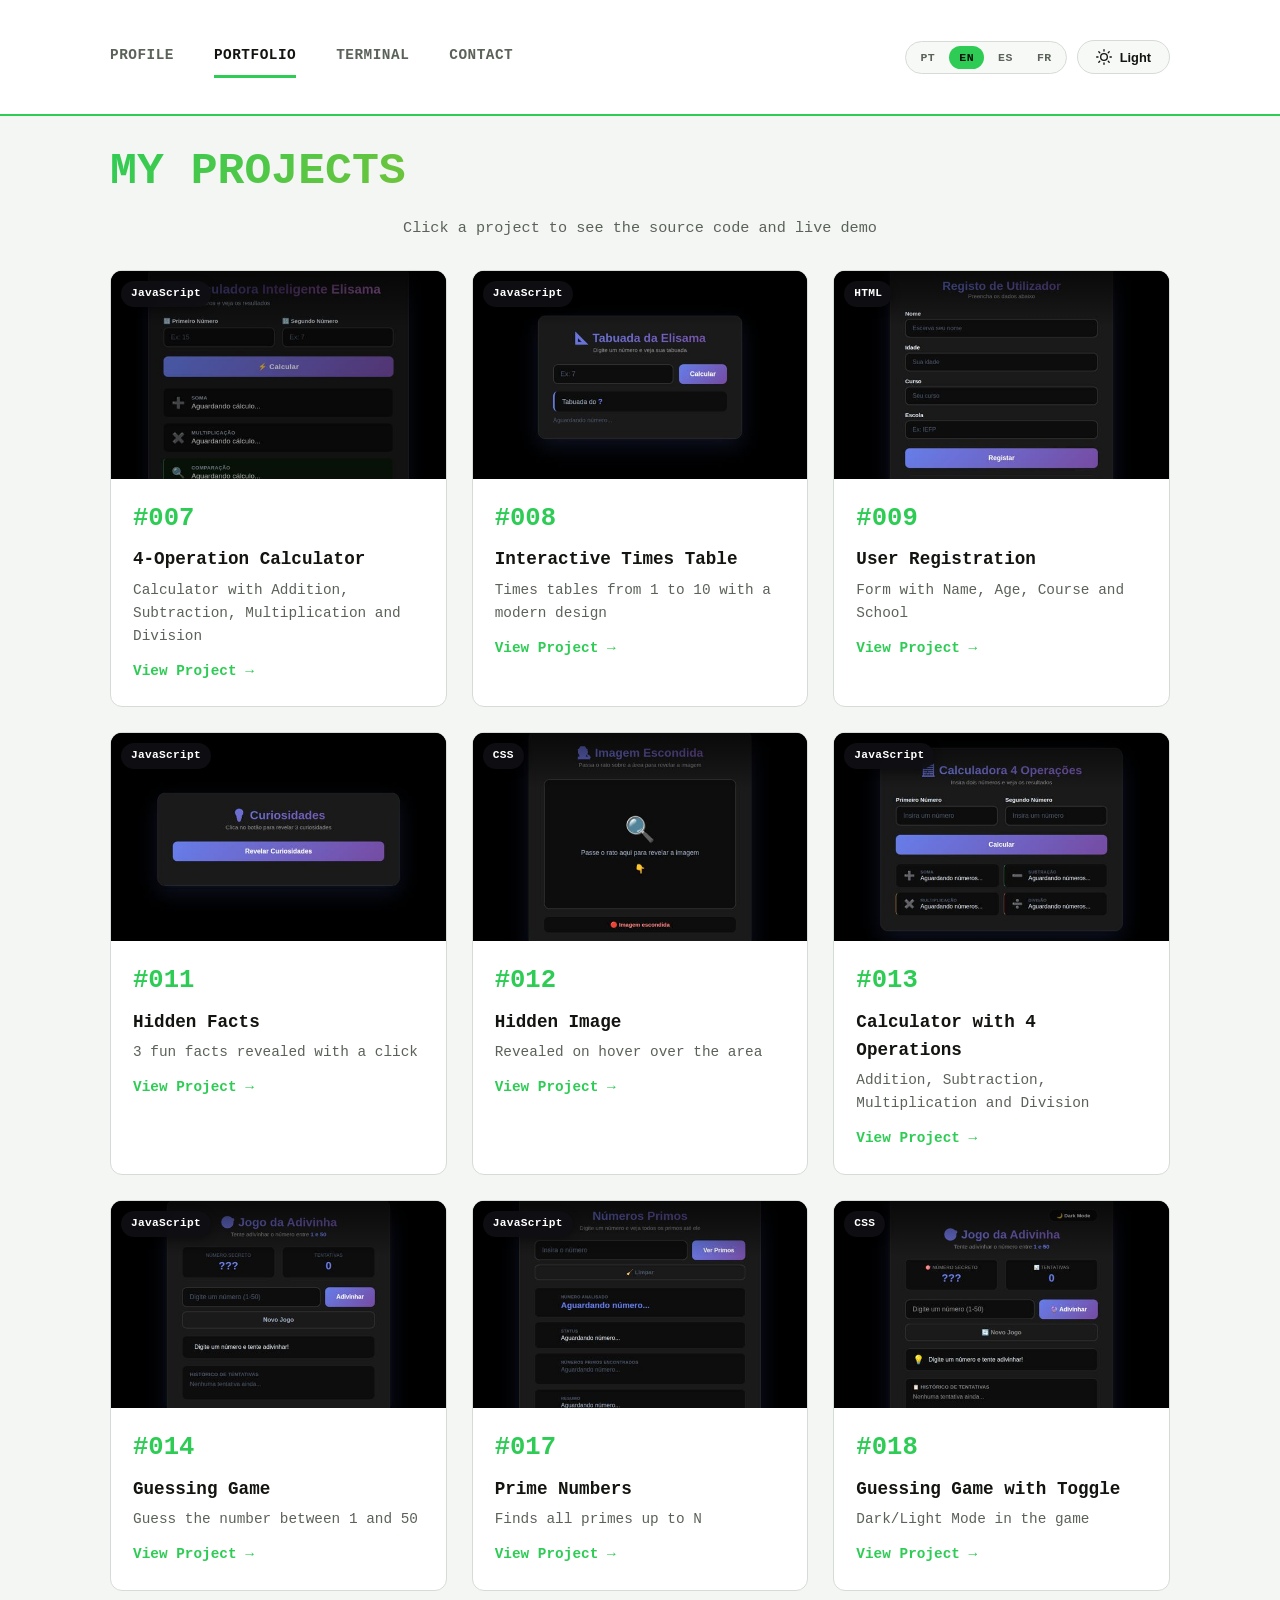
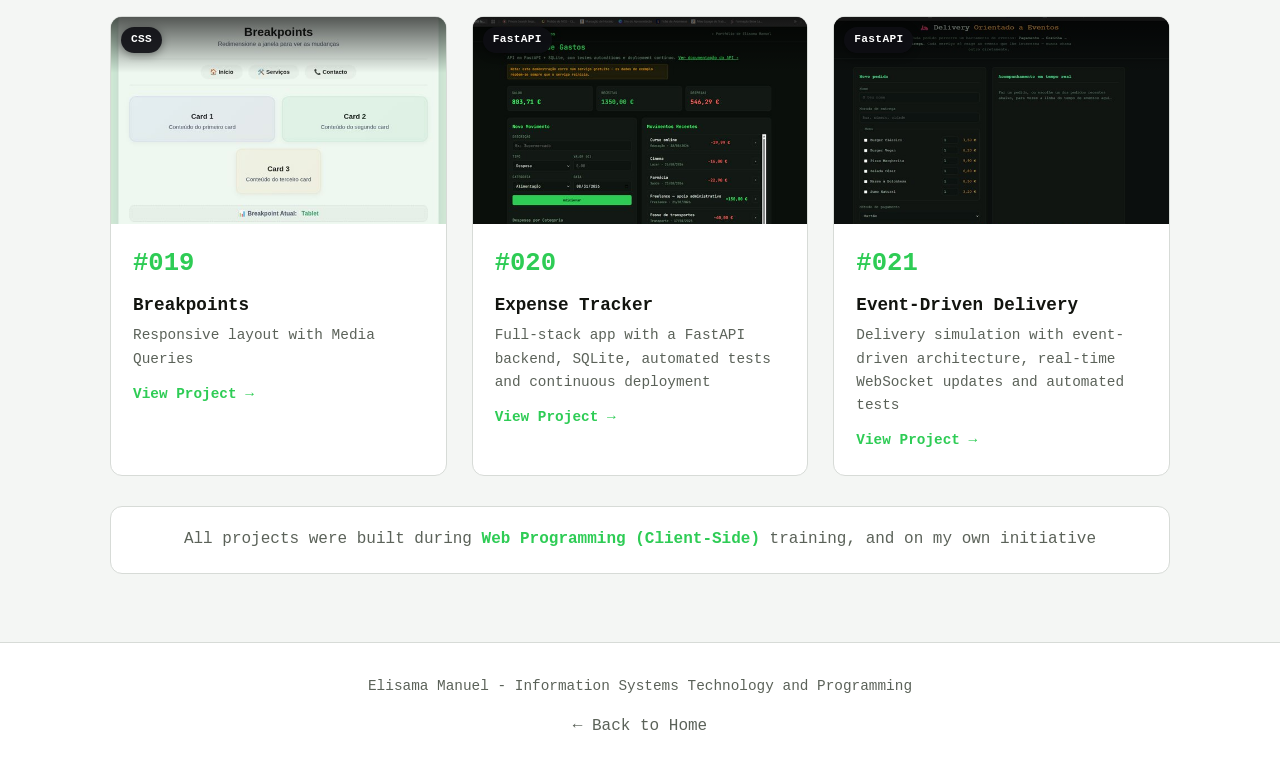
<file: portfolio.html>
<!DOCTYPE html>
<html lang="pt">
<head>
    <meta charset="UTF-8">
    <meta name="viewport" content="width=device-width, initial-scale=1.0">
    <title>Elisama | Portfólio</title>
    <meta name="description" content="Projetos práticos de Elisama Manuel em JavaScript, HTML e CSS — desenvolvidos durante a formação em Programação Web.">
    <meta property="og:type" content="website">
    <meta property="og:title" content="Elisama Manuel | Portfólio de Projetos">
    <meta property="og:description" content="12 projetos práticos em JavaScript, HTML, CSS e Python (FastAPI).">
    <link rel="stylesheet" href="style.css">
    <link rel="icon" href="imagens/Ativo 30@2x.png">
</head>
<body data-pagina="portfolio">
    <header>
        <div class="container">
            <div class="header-content">
                <nav>
                    <a href="index.html" data-i18n="nav_perfil">Perfil</a>
                    <a href="portfolio.html" class="active" data-i18n="nav_portfolio">Portfólio</a>
                    <a href="terminal.html" data-i18n="nav_terminal">Terminal</a>
                    <a href="contacto.html" data-i18n="nav_contacto">Contacto</a>
                </nav>
                <div class="controlos-topo">
                    <div class="lang-switcher" role="group" aria-label="Idioma / Language">
                        <button class="lang-btn" data-lang="pt">PT</button>
                        <button class="lang-btn" data-lang="en">EN</button>
                        <button class="lang-btn" data-lang="es">ES</button>
                        <button class="lang-btn" data-lang="fr">FR</button>
                    </div>
                    <button id="toggleTheme" class="btn-theme" aria-label="Alternar tema">
                        <span class="theme-icon"> </span>
                        <span class="theme-text">Dark</span>
                    </button>
                </div>
            </div>
        </div>
    </header>

    <main class="container">
        <section class="portfolio">
            <h1 data-i18n="portfolio_titulo">MEUS PROJETOS</h1>
            <p class="subtitle" data-i18n="portfolio_subtitulo">Clique num projeto para ver o código-fonte e demonstração</p>

            <div class="projetos-grid" id="projetosContainer">
                <!-- Gerado pelo JavaScript -->
            </div>

            <div class="projetos-footer">
                <p data-i18n="portfolio_footer">Todos os projetos foram desenvolvidos durante a formação em <strong>Programação Web (Client-Side)</strong> e por iniciativa própria</p>
            </div>
        </section>
    </main>

    <footer>
        <p>Elisama Manuel - <span data-i18n="footer_tagline">Tecnologias e Programação de Sistemas de Informação</span></p>
        <div class="voltar">
            <a href="index.html" data-i18n="voltar_inicio">← Voltar ao Início</a>
        </div>
    </footer>

    <script src="i18n.js"></script>
    <script src="script.js"></script>

    <!-- Analítica GoatCounter (privada, sem cookies) — troca MEUCODIGO pelo teu código depois de criares a conta em goatcounter.com -->
    <script data-goatcounter="https://elisama-manuel.goatcounter.com/count" async src="//gc.zgo.at/count.js"></script>
</body>
</html>
</file>
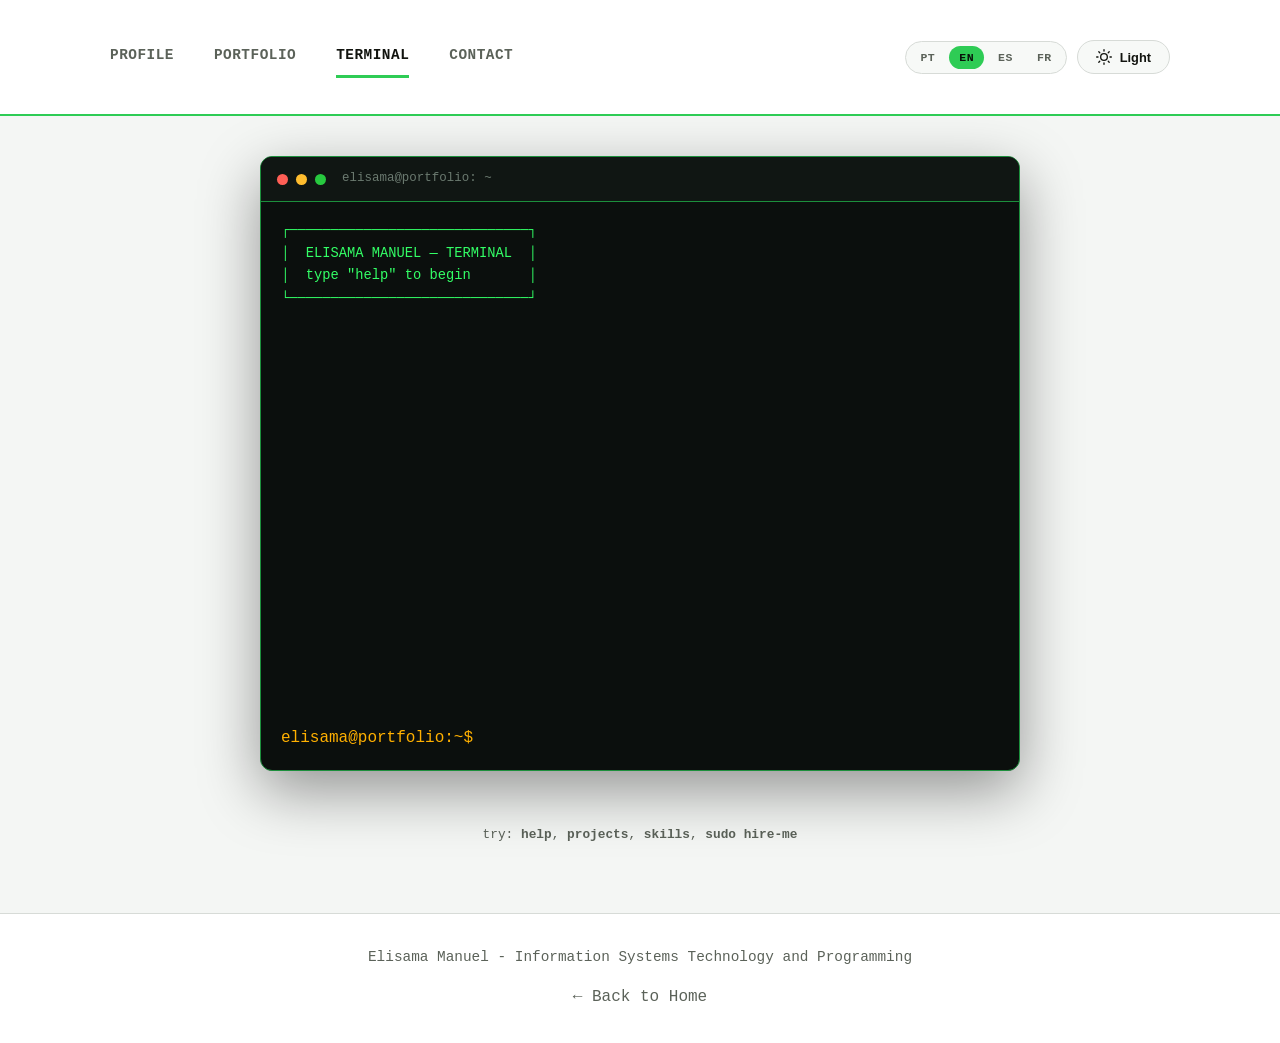
<file: terminal.html>
<!DOCTYPE html>
<html lang="pt">
<head>
    <meta charset="UTF-8">
    <meta name="viewport" content="width=device-width, initial-scale=1.0">
    <title>Elisama | Terminal</title>
    <meta name="description" content="Terminal interativo do portfólio de Elisama Manuel — escreve 'help' para explorar.">
    <link rel="stylesheet" href="style.css">
    <link rel="icon" href="imagens/Ativo 30@2x.png">
</head>
<body class="pagina-pronta" data-pagina="terminal">
    <header>
        <div class="container">
            <div class="header-content">
                <nav>
                    <a href="index.html" data-i18n="nav_perfil">Perfil</a>
                    <a href="portfolio.html" data-i18n="nav_portfolio">Portfólio</a>
                    <a href="terminal.html" class="active" data-i18n="nav_terminal">Terminal</a>
                    <a href="contacto.html" data-i18n="nav_contacto">Contacto</a>
                </nav>
                <div class="controlos-topo">
                    <div class="lang-switcher" role="group" aria-label="Idioma / Language">
                        <button class="lang-btn" data-lang="pt">PT</button>
                        <button class="lang-btn" data-lang="en">EN</button>
                        <button class="lang-btn" data-lang="es">ES</button>
                        <button class="lang-btn" data-lang="fr">FR</button>
                    </div>
                    <button id="toggleTheme" class="btn-theme" aria-label="Alternar tema">
                        <span class="theme-icon"> </span>
                        <span class="theme-text">Dark</span>
                    </button>
                </div>
            </div>
        </div>
    </header>

    <main class="container">
        <section class="terminal-page">
            <div class="term-janela" id="termJanela">
                <div class="term-topo">
                    <span class="term-dot vermelho"></span>
                    <span class="term-dot amarelo"></span>
                    <span class="term-dot verde"></span>
                    <span class="term-titulo">elisama@portfolio: ~</span>
                </div>
                <div class="term-corpo" id="termOutput"></div>
                <div class="term-input-wrap">
                    <span class="term-prompt">elisama@portfolio:~$</span>
                    <input type="text" id="termInput" autocomplete="off" spellcheck="false" aria-label="Escreve um comando">
                </div>
            </div>
        </section>
        <p class="term-hint" id="termHint"></p>
    </main>

    <footer>
        <p>Elisama Manuel - <span data-i18n="footer_tagline">Tecnologias e Programação de Sistemas de Informação</span></p>
        <div class="voltar">
            <a href="index.html" data-i18n="voltar_inicio">← Voltar ao Início</a>
        </div>
    </footer>

    <script src="i18n.js"></script>
    <script src="terminal-core.js"></script>
    <script src="script.js"></script>

    <!-- Analítica GoatCounter (privada, sem cookies) — troca MEUCODIGO pelo teu código depois de criares a conta em goatcounter.com -->
    <script data-goatcounter="https://elisama-manuel.goatcounter.com/count" async src="//gc.zgo.at/count.js"></script>
</body>
</html>
</file>
<file: style.css>
/* ============================================
   PORTFÓLIO CV - ELISAMA MANUEL
   COM DARK/LIGHT MODE
   ============================================ */

/* ===== VARIÁVEIS (DARK MODE - PADRÃO) ===== */
:root {
    --cor-fundo: #000000;
    --cor-card: #1a1a1a;
    --cor-borda: #333333;
    --cor-texto: #ffffff;
    --cor-texto-secundario: #a0aec0;
    --cor-texto-claro: #cbd5e0;
    --cor-fundo-input: #0d0d0d;
    --cor-hover: #2a2a2a;
    --cor-sombra: rgba(102, 126, 234, 0.15);
    --cor-placeholder: #4a5568;
    
    --cor-email: #33ff66;
    --cor-telefone: #ffb000;
    --cor-localizacao: #33ff66;
    --cor-linkedin: #ffb000;
    --cor-instagram: #33ff66;
    --cor-github: #ffb000;

    --cor-primaria: #2ecc55;
    --cor-secundaria: #ffb000;
    --cor-destaque: #33ff66;
    --cor-aviso: #ff5f56;

    --raio-borda: 20px;
    --raio-pequeno: 12px;
    --fonte-padrao: 'JetBrains Mono', 'Fira Code', Consolas, 'Segoe UI', monospace;
    --sombra-padrao: 0 20px 60px rgba(51, 255, 102, 0.14);
}

/* ===== LIGHT MODE ===== */
body.light-mode {
    --cor-fundo: #f4f6f4;
    --cor-card: #ffffff;
    --cor-borda: #d7dbd7;
    --cor-texto: #12140f;
    --cor-texto-secundario: #5b6259;
    --cor-texto-claro: #333a32;
    --cor-fundo-input: #f7f9f7;
    --cor-hover: #e7ebe6;
    --cor-sombra: rgba(20, 120, 55, 0.12);
    --cor-placeholder: #93998f;

    --cor-email: #1f9d46;
    --cor-telefone: #b3790a;
    --cor-localizacao: #1f9d46;
    --cor-linkedin: #b3790a;
    --cor-instagram: #1f9d46;
    --cor-github: #b3790a;
}

/* ===== RESET ===== */
* {
    margin: 0;
    padding: 0;
    box-sizing: border-box;
}

/* ===== GLOBAL ===== */
body {
    min-height: 100vh;
    background: var(--cor-fundo);
    font-family: var(--fonte-padrao);
    color: var(--cor-texto);
    line-height: 1.6;
    transition: background 0.4s ease, color 0.4s ease;
}

.container {
    max-width: 1100px;
    margin: 0 auto;
    padding: 20px;
}

/* ===== ÍCONES (SVG, substituem emojis) ===== */
.icon {
    width: 1em;
    height: 1em;
    vertical-align: -0.15em;
    flex-shrink: 0;
}

.icon-lg {
    width: 22px;
    height: 22px;
}

/* ===== HEADER ===== */
header {
    background: var(--cor-card);
    padding: 1rem 0;
    border-bottom: 2px solid var(--cor-primaria);
    position: sticky;
    top: 0;
    z-index: 100;
    transition: background 0.4s ease, border-color 0.4s ease;
}

.header-content {
    display: flex;
    justify-content: space-between;
    align-items: center;
    flex-wrap: wrap;
    gap: 15px;
}

nav {
    display: flex;
    justify-content: center;
    gap: 2.5rem;
    flex-wrap: wrap;
}

nav a {
    color: var(--cor-texto-secundario);
    text-decoration: none;
    font-weight: 600;
    font-size: 0.9rem;
    letter-spacing: 0.5px;
    transition: all 0.3s ease;
    padding: 8px 0;
    text-transform: uppercase;
}

nav a:hover,
nav a.active {
    color: var(--cor-texto);
    border-bottom: 3px solid var(--cor-primaria);
}

/* ===== BOTÃO THEME ===== */
.btn-theme {
    display: flex;
    align-items: center;
    gap: 8px;
    padding: 8px 18px;
    background: var(--cor-fundo-input);
    color: var(--cor-texto);
    border: 1px solid var(--cor-borda);
    border-radius: 50px;
    cursor: pointer;
    font-size: 0.85rem;
    font-weight: 600;
    transition: all 0.3s ease;
}

.btn-theme:hover {
    border-color: var(--cor-primaria);
    transform: scale(1.05);
    box-shadow: 0 0 20px rgba(102, 126, 234, 0.2);
}

.theme-icon {
    display: inline-flex;
}

.theme-icon .icon {
    width: 16px;
    height: 16px;
}

/* ===== CONTROLOS DO TOPO (tema + idioma) ===== */
.controlos-topo {
    display: flex;
    align-items: center;
    gap: 10px;
    flex-wrap: wrap;
}

/* ===== SELETOR DE IDIOMA ===== */
.lang-switcher {
    display: flex;
    gap: 4px;
    padding: 4px;
    background: var(--cor-fundo-input);
    border: 1px solid var(--cor-borda);
    border-radius: 50px;
}

.lang-btn {
    padding: 5px 10px;
    background: transparent;
    color: var(--cor-texto-secundario);
    border: none;
    border-radius: 50px;
    cursor: pointer;
    font-family: var(--fonte-padrao);
    font-size: 0.72rem;
    font-weight: 700;
    letter-spacing: 0.5px;
    transition: all 0.25s ease;
}

.lang-btn:hover {
    color: var(--cor-texto);
}

.lang-btn.ativo {
    background: var(--cor-primaria);
    color: #08130a;
}

.theme-text {
    font-size: 0.8rem;
}

/* ===== ROW ===== */
.row {
    display: flex;
    flex-wrap: wrap;
    align-items: center;
    gap: 3rem;
    min-height: 500px;
    margin: 2rem 0;
}

.col {
    flex: 1;
    min-width: 280px;
}

/* ===== IMAGENS ===== */
.imagem-col {
    display: flex;
    justify-content: center;
    align-items: center;
}

.imagem-wrapper {
    position: relative;
}

.imagem-perfil {
    width: 300px;
    height: 600px;
    object-fit: cover;
    border-radius: var(--raio-borda);
    border: 3px solid var(--cor-primaria);
    box-shadow: 0 10px 40px var(--cor-sombra);
    transition: all 0.4s ease;
}

.imagem-perfil:hover {
    transform: scale(1.02);
    box-shadow: 0 15px 50px var(--cor-sombra);
}

.imagem-badge {
    position: absolute;
    bottom: 20px;
    left: 50%;
    transform: translateX(-50%);
    background: linear-gradient(135deg, var(--cor-primaria), var(--cor-secundaria));
    padding: 8px 20px;
    border-radius: 50px;
    font-weight: 700;
    font-size: 0.9rem;
    white-space: nowrap;
    box-shadow: 0 5px 20px var(--cor-sombra);
}

/* ===== HERO ===== */
.hero {
    position: relative;
}

.hero-glow {
    position: absolute;
    top: -120px;
    right: -160px;
    width: 480px;
    height: 480px;
    background: radial-gradient(circle, var(--cor-primaria) 0%, transparent 70%);
    opacity: 0.18;
    filter: blur(10px);
    pointer-events: none;
    z-index: 0;
    animation: flutuar 10s ease-in-out infinite;
}

@keyframes flutuar {
    0%, 100% { transform: translate(0, 0) scale(1); }
    50% { transform: translate(-20px, 30px) scale(1.08); }
}

.hero .row {
    position: relative;
    z-index: 1;
}

/* ===== CTA / BOTÕES ===== */
.hero-cta {
    display: flex;
    flex-wrap: wrap;
    gap: 14px;
    margin: 1.5rem 0;
}

.btn {
    display: inline-flex;
    align-items: center;
    gap: 8px;
    padding: 13px 24px;
    border-radius: 50px;
    font-weight: 700;
    font-size: 0.92rem;
    text-decoration: none;
    transition: all 0.3s ease;
    border: none;
    cursor: pointer;
}

.btn-primario {
    background: linear-gradient(135deg, var(--cor-primaria), var(--cor-secundaria));
    color: #fff;
    box-shadow: 0 10px 30px var(--cor-sombra);
}

.btn-primario:hover {
    transform: translateY(-3px);
    box-shadow: 0 14px 36px var(--cor-sombra);
}

.btn-secundario {
    background: var(--cor-card);
    color: var(--cor-texto);
    border: 1px solid var(--cor-borda);
}

.btn-secundario:hover {
    transform: translateY(-3px);
    border-color: var(--cor-primaria);
    color: var(--cor-primaria);
}

/* ===== STATS ===== */
.stats-row {
    display: flex;
    gap: 2rem;
    flex-wrap: wrap;
    margin-bottom: 1.5rem;
}

.stat-num {
    display: block;
    font-size: 1.6rem;
    font-weight: 700;
    color: var(--cor-texto);
}

.stat-label {
    font-size: 0.78rem;
    color: var(--cor-texto-secundario);
    text-transform: uppercase;
    letter-spacing: 0.4px;
}

/* ===== TAGS COMPLEMENTARES ===== */
.tags-extra-label {
    font-size: 0.82rem;
    color: var(--cor-texto-secundario);
    margin-top: 1.4rem;
    margin-bottom: 0.6rem;
}

.tag-secundaria {
    opacity: 0.85;
    font-size: 0.75rem;
}

/* ===== TÍTULO DE SECÇÃO ===== */
.titulo-seccao {
    font-size: 1.6rem;
    font-weight: 700;
    color: var(--cor-texto);
    display: inline-flex;
    align-items: center;
    gap: 12px;
    margin-bottom: 1.4rem;
    letter-spacing: normal;
}

.titulo-seccao::before {
    content: '';
    width: 8px;
    height: 8px;
    border-radius: 50%;
    background: linear-gradient(135deg, var(--cor-primaria), var(--cor-secundaria));
    box-shadow: 0 0 0 4px var(--cor-sombra);
}

/* ===== ANIMAÇÃO AO FAZER SCROLL (reveal) ===== */
.reveal {
    opacity: 0;
    transform: translateY(24px);
    transition: opacity 0.6s ease, transform 0.6s ease;
}

.reveal.visible {
    opacity: 1;
    transform: translateY(0);
}

body.pagina-pronta .hero {
    animation: hero-entrada 0.7s ease both;
}

@keyframes hero-entrada {
    from { opacity: 0; transform: translateY(-12px); }
    to { opacity: 1; transform: translateY(0); }
}

@media (prefers-reduced-motion: reduce) {
    .reveal, body.pagina-pronta .hero, .hero-glow {
        animation: none !important;
        transition: none !important;
        opacity: 1 !important;
        transform: none !important;
    }
}

/* ===== TRANSIÇÃO SUAVE ENTRE PÁGINAS (browsers compatíveis) ===== */
@view-transition {
    navigation: auto;
}

/* ===== TERMINAL: BOOT + TERMINAL INTERATIVO ===== */
@import url('https://fonts.googleapis.com/css2?family=JetBrains+Mono:wght@400;600;700&display=swap');

:root {
    --term-fundo: #0b0f0d;
    --term-verde: #33ff66;
    --term-verde-fraco: #1c8f3c;
    --term-ambar: #ffb000;
    --fonte-mono: 'JetBrains Mono', 'Fira Code', Consolas, monospace;
}

#bootOverlay {
    position: fixed;
    inset: 0;
    background: var(--term-fundo);
    color: var(--term-verde);
    font-family: var(--fonte-mono);
    z-index: 9999;
    display: flex;
    align-items: center;
    justify-content: center;
    padding: 24px;
    transition: opacity 0.5s ease;
}

#bootOverlay.boot-fade {
    opacity: 0;
    pointer-events: none;
}

.boot-janela {
    width: 100%;
    max-width: 640px;
    background: #0d1210;
    border: 1px solid var(--term-verde-fraco);
    border-radius: 10px;
    box-shadow: 0 0 60px rgba(51, 255, 102, 0.12);
    overflow: hidden;
}

.boot-topo {
    display: flex;
    gap: 6px;
    padding: 10px 14px;
    background: #0f1613;
    border-bottom: 1px solid var(--term-verde-fraco);
}

.boot-dot {
    width: 10px;
    height: 10px;
    border-radius: 50%;
    background: #2b2b2b;
}

.boot-corpo {
    padding: 20px 22px;
    min-height: 220px;
    font-size: 0.86rem;
    line-height: 1.7;
}

.boot-linha { white-space: pre-wrap; word-break: break-word; }
.boot-prompt { color: var(--term-ambar); margin-right: 4px; }
.boot-saida { color: #8fd6a0; padding-left: 4px; }

.boot-corpo::after {
    content: '▌';
    animation: piscar 1s step-start infinite;
    color: var(--term-verde);
}

@keyframes piscar {
    50% { opacity: 0; }
}

.boot-saltar {
    position: absolute;
    bottom: 26px;
    right: 30px;
    background: transparent;
    border: 1px solid var(--term-verde-fraco);
    color: var(--term-verde);
    font-family: var(--fonte-mono);
    font-size: 0.75rem;
    padding: 6px 14px;
    border-radius: 6px;
    cursor: pointer;
    transition: all 0.2s ease;
}

.boot-saltar:hover {
    background: var(--term-verde);
    color: #0b0f0d;
}

body.boot-ativo {
    overflow: hidden;
}

@media (prefers-reduced-motion: reduce) {
    #bootOverlay { display: none; }
}

/* ===== PÁGINA TERMINAL ===== */
.terminal-page {
    display: flex;
    justify-content: center;
    padding: 20px 0 40px;
}

.term-janela {
    width: 100%;
    max-width: 760px;
    background: var(--term-fundo);
    border-radius: 12px;
    border: 1px solid var(--term-verde-fraco);
    box-shadow: 0 20px 60px rgba(0, 0, 0, 0.4);
    overflow: hidden;
    font-family: var(--fonte-mono);
}

.term-topo {
    display: flex;
    align-items: center;
    gap: 8px;
    padding: 12px 16px;
    background: #101613;
    border-bottom: 1px solid var(--term-verde-fraco);
}

.term-dot { width: 11px; height: 11px; border-radius: 50%; }
.term-dot.vermelho { background: #ff5f56; }
.term-dot.amarelo { background: #ffbd2e; }
.term-dot.verde { background: #27c93f; }

.term-titulo {
    margin-left: 8px;
    color: #6b7a70;
    font-size: 0.78rem;
}

.term-corpo {
    height: 60vh;
    max-height: 520px;
    min-height: 340px;
    overflow-y: auto;
    padding: 18px 20px;
    color: var(--term-verde);
    font-size: 0.86rem;
    line-height: 1.65;
    cursor: text;
}

.term-linha { white-space: pre-wrap; word-break: break-word; }
.term-linha a { color: var(--term-ambar); }
.term-echo { color: #d9fce3; }
.term-prompt { color: var(--term-ambar); }
.term-erro { color: #ff6b6b; }

.term-linha-atual {
    display: flex;
    gap: 8px;
    align-items: center;
}

.term-input-wrap {
    display: flex;
    align-items: center;
    gap: 8px;
    padding: 4px 20px 18px;
}

.term-input-wrap .term-prompt { flex-shrink: 0; }

#termInput {
    flex: 1;
    min-width: 0;
    background: transparent;
    border: none;
    outline: none;
    color: var(--term-verde);
    font-family: var(--fonte-mono);
    font-size: 0.86rem;
    caret-color: var(--term-verde);
}

@media (max-width: 480px) {
    .term-input-wrap {
        flex-wrap: wrap;
        row-gap: 4px;
    }
    #termInput {
        min-width: 100%;
    }
    .term-corpo, .term-linha {
        font-size: 0.78rem;
    }
}

.term-hint {
    text-align: center;
    color: var(--cor-texto-secundario);
    font-size: 0.8rem;
    margin-top: 14px;
}

/* Acentos monospace no resto do site */
.projeto-card .projeto-numero,
.stat-num,
.numero-grande {
    font-family: var(--fonte-mono);
}

/* ===== TÍTULOS ===== */
h1 {
    font-size: 2.8rem;
    font-weight: 700;
    margin-bottom: 0.5rem;
    background: linear-gradient(135deg, var(--cor-primaria), var(--cor-secundaria));
    -webkit-background-clip: text;
    -webkit-text-fill-color: transparent;
    background-clip: text;
}

h2 {
    font-size: 1.2rem;
    font-weight: 500;
    color: var(--cor-texto-secundario);
    margin-bottom: 1.2rem;
    letter-spacing: 0.5px;
}

.subtitle {
    text-align: center;
    color: var(--cor-texto-secundario);
    margin-bottom: 30px;
    font-size: 0.95rem;
}

/* ===== TAGS ===== */
.tags {
    display: flex;
    flex-wrap: wrap;
    gap: 10px;
    margin: 1rem 0;
}

.tag {
    background: var(--cor-card);
    padding: 6px 16px;
    border-radius: 50px;
    font-size: 0.8rem;
    font-weight: 600;
    color: var(--cor-texto-secundario);
    border: 1px solid var(--cor-borda);
    transition: all 0.3s ease;
}

.tag:hover {
    background: var(--cor-primaria);
    color: #fff;
    border-color: var(--cor-primaria);
    transform: translateY(-2px);
}

/* ===== DESTAQUE ===== */
.destaque-numero {
    background: var(--cor-card);
    display: inline-flex;
    align-items: center;
    gap: 15px;
    padding: 1rem 2rem;
    margin: 1.5rem 0;
    border-left: 4px solid var(--cor-primaria);
    border-radius: var(--raio-pequeno);
    border: 1px solid var(--cor-borda);
    transition: background 0.4s ease, border-color 0.4s ease;
}

.numero-grande {
    font-size: 2.5rem;
    font-weight: 700;
    color: var(--cor-primaria);
}

.texto-pequeno {
    font-size: 0.9rem;
    color: var(--cor-texto-secundario);
}

/* ===== PROJETOS ===== */
.projetos-grid {
    display: grid;
    grid-template-columns: repeat(auto-fill, minmax(300px, 1fr));
    gap: 25px;
    margin: 30px 0;
}

.projeto-card {
    background: var(--cor-card);
    border-radius: var(--raio-pequeno);
    border: 1px solid var(--cor-borda);
    transition: transform 0.3s ease, border-color 0.3s ease, box-shadow 0.3s ease;
    text-decoration: none;
    display: block;
    color: var(--cor-texto);
    position: relative;
    overflow: hidden;
}

.projeto-card::before {
    content: '';
    position: absolute;
    top: 0;
    left: 0;
    right: 0;
    height: 4px;
    background: linear-gradient(135deg, var(--cor-primaria), var(--cor-secundaria));
    transform: scaleX(0);
    transition: transform 0.3s ease;
    z-index: 2;
}

.projeto-card:hover::before {
    transform: scaleX(1);
}

.projeto-card:hover {
    transform: translateY(-8px);
    border-color: var(--cor-primaria);
    box-shadow: 0 15px 40px var(--cor-sombra);
}

.projeto-thumb {
    position: relative;
    aspect-ratio: 5 / 3.1;
    overflow: hidden;
    background: #0a0a0a;
}

.projeto-thumb img {
    width: 100%;
    height: 100%;
    object-fit: cover;
    object-position: top;
    display: block;
    transition: transform 0.45s ease;
}

.projeto-card:hover .projeto-thumb img {
    transform: scale(1.08);
}

.projeto-thumb::after {
    content: '';
    position: absolute;
    top: 0;
    left: 0;
    right: 0;
    height: 56px;
    background: linear-gradient(to bottom, rgba(0, 0, 0, 0.65), transparent);
    pointer-events: none;
}

.projeto-thumb-tag {
    position: absolute;
    top: 10px;
    left: 10px;
    z-index: 1;
    background: rgba(15, 15, 20, 0.92);
    backdrop-filter: blur(4px);
    color: #fff;
    font-size: 0.7rem;
    font-weight: 700;
    padding: 4px 10px;
    border-radius: 50px;
    letter-spacing: 0.3px;
    box-shadow: 0 2px 8px rgba(0, 0, 0, 0.4);
}

.projeto-body {
    padding: 20px 22px 22px;
}

.projeto-card .projeto-numero {
    font-size: 1.6rem;
    font-weight: 700;
    color: var(--cor-primaria);
}

.projeto-card h3 {
    font-size: 1.1rem;
    margin: 6px 0 5px;
    color: var(--cor-texto);
}

.projeto-card p {
    color: var(--cor-texto-secundario);
    font-size: 0.9rem;
}

.projeto-card .projeto-link {
    display: inline-block;
    margin-top: 12px;
    color: var(--cor-primaria);
    font-weight: 600;
    font-size: 0.9rem;
    transition: all 0.3s ease;
}

.projeto-card:hover .projeto-link {
    transform: translateX(5px);
    color: var(--cor-secundaria);
}

.projetos-footer {
    text-align: center;
    padding: 20px;
    background: var(--cor-card);
    border-radius: var(--raio-pequeno);
    border: 1px solid var(--cor-borda);
    color: var(--cor-texto-secundario);
}

.projetos-footer strong {
    color: var(--cor-primaria);
}

/* ===== EXPERIÊNCIA E FORMAÇÃO ===== */
.experiencia-grid,
.formacao-grid {
    display: grid;
    gap: 20px;
    margin: 20px 0 40px;
}

.experiencia-item,
.formacao-item {
    background: var(--cor-card);
    padding: 20px 25px;
    border-radius: var(--raio-pequeno);
    border: 1px solid var(--cor-borda);
    transition: all 0.3s ease;
    border-left: 4px solid var(--cor-primaria);
}

.experiencia-item:hover,
.formacao-item:hover {
    transform: translateX(5px);
    border-color: var(--cor-primaria);
}

.experiencia-item .titulo {
    font-weight: 700;
    font-size: 1.1rem;
    color: var(--cor-texto);
}

.experiencia-item .empresa {
    color: var(--cor-primaria);
    font-weight: 600;
}

.experiencia-item .periodo {
    color: var(--cor-texto-secundario);
    font-size: 0.85rem;
}

.experiencia-item .descricao {
    color: var(--cor-texto-claro);
    font-size: 0.95rem;
    margin-top: 8px;
}

/* ===== FORMULÁRIO ===== */
.contacto-form {
    background: var(--cor-card);
    padding: 30px;
    border-radius: var(--raio-pequeno);
    border: 1px solid var(--cor-borda);
    max-width: 600px;
    margin: 0 auto 30px;
    transition: background 0.4s ease, border-color 0.4s ease;
}

.campo {
    display: flex;
    flex-direction: column;
    gap: 6px;
    margin-bottom: 18px;
}

.campo label {
    font-weight: 600;
    color: var(--cor-texto-claro);
    font-size: 0.9rem;
}

.campo input,
.campo textarea {
    padding: 14px 18px;
    border: 2px solid var(--cor-borda);
    border-radius: var(--raio-pequeno);
    background: var(--cor-fundo-input);
    color: var(--cor-texto);
    font-size: 1rem;
    transition: all 0.3s ease;
    font-family: var(--fonte-padrao);
}

.campo input:focus,
.campo textarea:focus {
    outline: none;
    border-color: var(--cor-primaria);
    box-shadow: 0 0 0 3px rgba(102, 126, 234, 0.2);
}

.campo input::placeholder,
.campo textarea::placeholder {
    color: var(--cor-placeholder);
}

.btn-enviar {
    width: 100%;
    padding: 16px;
    background: linear-gradient(135deg, var(--cor-primaria), var(--cor-secundaria));
    color: #fff;
    border: none;
    border-radius: var(--raio-pequeno);
    font-size: 1.1rem;
    font-weight: 600;
    cursor: pointer;
    transition: all 0.3s ease;
}

.btn-enviar:hover {
    transform: translateY(-2px);
    box-shadow: 0 10px 30px var(--cor-sombra);
}

.feedback {
    text-align: center;
    padding: 15px;
    border-radius: var(--raio-pequeno);
    display: none;
    max-width: 600px;
    margin: 0 auto 20px;
}

.feedback.sucesso {
    display: block;
    background: rgba(72, 187, 120, 0.1);
    border: 1px solid var(--cor-destaque);
    color: var(--cor-destaque);
}

.feedback.erro {
    display: block;
    background: rgba(252, 129, 129, 0.1);
    border: 1px solid var(--cor-aviso);
    color: var(--cor-aviso);
}

/* ===== CONTACTOS ===== */
.contactos-grid {
    display: grid;
    grid-template-columns: 1fr 1fr;
    gap: 16px;
    max-width: 700px;
    margin: 0 auto;
}

.contacto-card {
    display: flex;
    align-items: center;
    gap: 15px;
    padding: 16px 20px;
    background: var(--cor-card);
    border-radius: var(--raio-pequeno);
    border: 1px solid var(--cor-borda);
    text-decoration: none;
    color: var(--cor-texto);
    transition: all 0.3s ease;
    position: relative;
    overflow: hidden;
}

.contacto-card::before {
    content: '';
    position: absolute;
    top: 0;
    left: 0;
    right: 0;
    bottom: 0;
    opacity: 0;
    transition: opacity 0.4s ease;
    border-radius: var(--raio-pequeno);
}

.contacto-card:hover::before {
    opacity: 1;
}

.contacto-card:hover {
    transform: translateY(-4px);
    border-color: transparent;
    box-shadow: 0 10px 30px rgba(0, 0, 0, 0.3);
}

.contacto-card:hover .contacto-seta {
    transform: translateX(5px);
    opacity: 1;
}

.contacto-email::before,
.contacto-localizacao::before,
.contacto-instagram::before {
    background: linear-gradient(135deg, rgba(51, 255, 102, 0.14), rgba(51, 255, 102, 0.04));
}
.contacto-email:hover,
.contacto-localizacao:hover,
.contacto-instagram:hover {
    border-color: var(--cor-primaria);
    box-shadow: 0 10px 30px rgba(51, 255, 102, 0.18);
}

.contacto-telefone::before,
.contacto-linkedin::before,
.contacto-github::before {
    background: linear-gradient(135deg, rgba(255, 176, 0, 0.14), rgba(255, 176, 0, 0.04));
}
.contacto-telefone:hover,
.contacto-linkedin:hover,
.contacto-github:hover {
    border-color: var(--cor-secundaria);
    box-shadow: 0 10px 30px rgba(255, 176, 0, 0.18);
}

.contacto-icon-wrapper {
    width: 44px;
    height: 44px;
    display: flex;
    align-items: center;
    justify-content: center;
    border-radius: 12px;
    flex-shrink: 0;
    transition: all 0.3s ease;
    background: var(--cor-fundo-input);
    color: var(--cor-icone, var(--cor-primaria));
}

.contacto-email .contacto-icon-wrapper,
.contacto-localizacao .contacto-icon-wrapper,
.contacto-instagram .contacto-icon-wrapper {
    color: var(--cor-primaria);
}

.contacto-telefone .contacto-icon-wrapper,
.contacto-linkedin .contacto-icon-wrapper,
.contacto-github .contacto-icon-wrapper {
    color: var(--cor-secundaria);
}

.contacto-card:hover .contacto-icon-wrapper {
    transform: scale(1.05);
}

.contacto-icon {
    width: 22px;
    height: 22px;
}

.contacto-info-texto {
    flex: 1;
    display: flex;
    flex-direction: column;
    gap: 2px;
}

.contacto-label {
    font-size: 0.7rem;
    text-transform: uppercase;
    letter-spacing: 0.5px;
    color: var(--cor-texto-secundario);
    font-weight: 600;
}

.contacto-valor {
    font-size: 0.95rem;
    font-weight: 600;
    color: var(--cor-texto);
}

.contacto-seta {
    font-size: 1.2rem;
    color: var(--cor-texto-secundario);
    transition: all 0.3s ease;
    opacity: 0.5;
}

/* ===== SOCIAL LINKS ===== */
.social-links {
    display: flex;
    justify-content: center;
    gap: 2rem;
    margin: 2rem 0;
}

.social-links a {
    display: inline-flex;
    align-items: center;
    gap: 8px;
    color: var(--cor-texto-secundario);
    text-decoration: none;
    font-weight: 600;
    transition: all 0.3s ease;
    padding: 8px 20px;
    border-radius: 50px;
    border: 1px solid var(--cor-borda);
}

.social-links a .icon {
    width: 16px;
    height: 16px;
}

.social-links a:hover {
    color: var(--cor-texto);
    background: linear-gradient(135deg, var(--cor-primaria), var(--cor-secundaria));
    border-color: var(--cor-primaria);
    transform: translateY(-2px);
}

.contacto {
    text-align: center;
    color: var(--cor-texto-secundario);
    font-size: 0.95rem;
    display: flex;
    flex-wrap: wrap;
    justify-content: center;
    align-items: center;
    gap: 6px 22px;
}

.contacto .inline-icone {
    display: inline-flex;
    align-items: center;
    gap: 6px;
}

.contacto .icon {
    width: 15px;
    height: 15px;
}

/* ===== FOOTER ===== */
footer {
    text-align: center;
    padding: 2rem;
    background: var(--cor-card);
    margin-top: 3rem;
    border-top: 1px solid var(--cor-borda);
    transition: background 0.4s ease, border-color 0.4s ease;
}

footer p {
    color: var(--cor-texto-secundario);
    font-size: 0.9rem;
}

.voltar {
    margin-top: 1rem;
}

.voltar a {
    color: var(--cor-texto-secundario);
    text-decoration: none;
    transition: all 0.3s ease;
}

.voltar a:hover {
    color: var(--cor-primaria);
}

/* ===== RESPONSIVO ===== */
@media (max-width: 768px) {
    .row {
        flex-direction: column;
        gap: 2rem;
        text-align: center;
        min-height: auto;
    }

    h1 {
        font-size: 2rem;
    }

    .imagem-perfil {
        width: 250px;
        height: 450px;
    }

    .imagem-badge {
        font-size: 0.75rem;
        padding: 5px 15px;
    }

    .header-content {
        flex-direction: column;
        align-items: center;
        gap: 10px;
    }

    nav {
        gap: 1.5rem;
    }

    nav a {
        font-size: 0.8rem;
    }

    .destaque-numero {
        justify-content: center;
    }

    .tags {
        justify-content: center;
    }

    .hero-cta {
        justify-content: center;
    }

    .stats-row {
        justify-content: center;
        text-align: center;
    }

    .titulo-seccao {
        display: flex;
        justify-content: center;
    }

    .social-links {
        flex-direction: column;
        align-items: center;
        gap: 1rem;
    }

    .projetos-grid {
        grid-template-columns: 1fr;
    }

    .experiencia-grid,
    .formacao-grid {
        grid-template-columns: 1fr;
    }

    .contactos-grid {
        grid-template-columns: 1fr;
        gap: 12px;
    }

    .contacto-card {
        padding: 14px 16px;
    }

    .contacto-icon-wrapper {
        width: 38px;
        height: 38px;
    }

    .contacto-icon {
        width: 18px;
        height: 18px;
    }

    .contacto-valor {
        font-size: 0.85rem;
    }

    .contacto-form {
        padding: 20px;
    }
}
</file>
<file: projetos/EXERCICIO007 - Calculadora/style.css>
/* ===== RESET E ESTILOS GLOBAIS ===== */
* {
    margin: 0;
    padding: 0;
    box-sizing: border-box;
}

body {
    min-height: 100vh;
    display: flex;
    justify-content: center;
    align-items: center;
    background: #000000;
    font-family: 'Segoe UI', Tahoma, Geneva, Verdana, sans-serif;
    padding: 20px;
    color: #ffffff;
}

/* ===== CONTAINER PRINCIPAL ===== */
.container {
    width: 100%;
    max-width: 700px;
    animation: fadeIn 0.8s ease-out;
}

/* ===== CARD DA CALCULADORA ===== */
.calculator-card {
    background: #1a1a1a;
    border-radius: 24px;
    padding: 40px;
    box-shadow: 
        0 20px 60px rgba(102, 126, 234, 0.15),
        0 0 0 1px rgba(255, 255, 255, 0.05);
    border: 1px solid #333333;
    transition: transform 0.3s ease;
}

.calculator-card:hover {
    transform: translateY(-5px);
    border-color: #667eea;
}

/* ===== TÍTULOS ===== */
h1 {
    font-size: 2.2rem;
    color: #ffffff;
    margin-bottom: 8px;
    background: linear-gradient(135deg, #667eea, #764ba2, #f093fb);
    -webkit-background-clip: text;
    -webkit-text-fill-color: transparent;
    background-clip: text;
}

.subtitle {
    color: #a0aec0;
    font-size: 1rem;
    margin-bottom: 30px;
    font-weight: 400;
}

/* ===== ÁREA DE INPUTS ===== */
.input-group {
    display: flex;
    gap: 20px;
    margin-bottom: 25px;
    flex-wrap: wrap;
}

.input-field {
    flex: 1;
    min-width: 200px;
}

.input-field label {
    display: block;
    font-weight: 600;
    color: #e2e8f0;
    margin-bottom: 8px;
    font-size: 0.95rem;
}

.input-field input {
    width: 100%;
    padding: 14px 18px;
    border: 2px solid #333333;
    border-radius: 12px;
    font-size: 1.1rem;
    transition: all 0.3s ease;
    background: #0d0d0d;
    color: #ffffff;
}

.input-field input:focus {
    outline: none;
    border-color: #667eea;
    box-shadow: 0 0 0 3px rgba(102, 126, 234, 0.2);
    background: #1a1a1a;
}

.input-field input::placeholder {
    color: #4a5568;
}

/* ===== BOTÃO CALCULAR ===== */
.calculate-btn {
    width: 100%;
    padding: 16px;
    background: linear-gradient(135deg, #667eea 0%, #764ba2 100%);
    color: white;
    border: none;
    border-radius: 12px;
    font-size: 1.2rem;
    font-weight: 600;
    cursor: pointer;
    transition: all 0.3s ease;
    margin-bottom: 30px;
    position: relative;
    overflow: hidden;
    letter-spacing: 0.5px;
}

.calculate-btn:hover {
    transform: translateY(-2px);
    box-shadow: 0 10px 30px rgba(102, 126, 234, 0.4);
}

.calculate-btn:active {
    transform: translateY(0);
}

/* ===== ÁREA DE RESULTADOS ===== */
.results-area {
    display: grid;
    gap: 15px;
}

.result-item {
    display: flex;
    align-items: center;
    gap: 15px;
    padding: 18px 20px;
    background: #0d0d0d;
    border-radius: 12px;
    border-left: 4px solid #667eea;
    transition: all 0.3s ease;
    animation: slideIn 0.5s ease-out;
    border: 1px solid #222222;
}

.result-item:hover {
    transform: translateX(5px);
    background: #1a1a1a;
    border-color: #667eea;
}

.result-item.comparison {
    border-left-color: #48bb78;
    background: #0a1a0a;
}

.result-item.comparison:hover {
    background: #0f240f;
    border-color: #48bb78;
}

.result-icon {
    font-size: 1.8rem;
    flex-shrink: 0;
    width: 40px;
    text-align: center;
}

.result-content {
    flex: 1;
}

.result-content h3 {
    color: #a0aec0;
    font-size: 0.85rem;
    font-weight: 600;
    text-transform: uppercase;
    letter-spacing: 0.5px;
    margin-bottom: 4px;
}

.result-content p {
    color: #ffffff;
    font-size: 1.2rem;
    font-weight: 500;
}

/* Estilo para os resultados */
.result-value {
    color: #667eea !important;
    font-weight: 700 !important;
}

.comparison .result-value {
    color: #48bb78 !important;
}

/* ===== MENSAGEM DE ERRO ===== */
.error-message {
    color: #fc8181;
    font-size: 0.9rem;
    margin-top: -20px;
    margin-bottom: 20px;
    padding: 10px;
    background: rgba(252, 129, 129, 0.1);
    border-radius: 8px;
    border-left: 3px solid #fc8181;
    display: none;
}

.error-message.show {
    display: block;
    animation: fadeIn 0.3s ease-out;
}

/* ===== ANIMAÇÕES ===== */
@keyframes fadeIn {
    from {
        opacity: 0;
        transform: translateY(20px);
    }
    to {
        opacity: 1;
        transform: translateY(0);
    }
}

@keyframes slideIn {
    from {
        opacity: 0;
        transform: translateX(-20px);
    }
    to {
        opacity: 1;
        transform: translateX(0);
    }
}

/* ===== RESPONSIVIDADE ===== */
@media (max-width: 600px) {
    .calculator-card {
        padding: 25px;
    }

    h1 {
        font-size: 1.6rem;
    }

    .input-group {
        flex-direction: column;
        gap: 15px;
    }

    .input-field {
        min-width: auto;
    }

    .result-item {
        padding: 15px;
    }
}
</file>
<file: projetos/EXERCICIO008 - Tabuada/style.css>
* {
    margin: 0;
    padding: 0;
    box-sizing: border-box;
}

body {
    min-height: 100vh;
    display: flex;
    justify-content: center;
    align-items: center;
    background: #000;
    font-family: 'Segoe UI', Tahoma, Geneva, Verdana, sans-serif;
    padding: 20px;
    color: #fff;
}

.container {
    width: 100%;
    max-width: 550px;
}

.card {
    background: #1a1a1a;
    border-radius: 20px;
    padding: 40px;
    border: 1px solid #333;
    box-shadow: 0 20px 60px rgba(102, 126, 234, 0.15);
}

h1 {
    font-size: 2rem;
    text-align: center;
    background: linear-gradient(135deg, #667eea, #764ba2);
    -webkit-background-clip: text;
    -webkit-text-fill-color: transparent;
    margin-bottom: 5px;
}

.subtitle {
    text-align: center;
    color: #888;
    margin-bottom: 30px;
    font-size: 0.95rem;
}

.input-group {
    display: flex;
    gap: 15px;
    margin-bottom: 20px;
}

.input-group input {
    flex: 1;
    padding: 14px 18px;
    border: 2px solid #333;
    border-radius: 12px;
    background: #0d0d0d;
    color: #fff;
    font-size: 1.1rem;
    transition: 0.3s;
}

.input-group input:focus {
    outline: none;
    border-color: #667eea;
    box-shadow: 0 0 0 3px rgba(102, 126, 234, 0.2);
}

.input-group input::placeholder {
    color: #4a5568;
}

.input-group button {
    padding: 14px 30px;
    background: linear-gradient(135deg, #667eea, #764ba2);
    color: #fff;
    border: none;
    border-radius: 12px;
    font-size: 1.1rem;
    font-weight: 600;
    cursor: pointer;
    transition: 0.3s;
    white-space: nowrap;
}

.input-group button:hover {
    transform: translateY(-2px);
    box-shadow: 0 10px 30px rgba(102, 126, 234, 0.4);
}

.erro {
    color: #fc8181;
    font-size: 0.9rem;
    padding: 10px;
    background: rgba(252, 129, 129, 0.1);
    border-radius: 8px;
    border-left: 3px solid #fc8181;
    display: none;
    margin-bottom: 20px;
}

.erro.show {
    display: block;
}

.tabuada-header {
    background: #0d0d0d;
    padding: 15px 20px;
    border-radius: 12px;
    border-left: 4px solid #667eea;
    margin-bottom: 15px;
    font-size: 1.1rem;
    color: #a0aec0;
}

.tabuada-header strong {
    color: #667eea;
    font-size: 1.3rem;
}

.tabuada-lista {
    display: grid;
    grid-template-columns: repeat(2, 1fr);
    gap: 8px;
}

.tabuada-item {
    display: flex;
    justify-content: space-between;
    padding: 10px 15px;
    background: #0d0d0d;
    border-radius: 10px;
    border: 1px solid #222;
    transition: 0.3s;
}

.tabuada-item:hover {
    background: #1a1a1a;
    border-color: #667eea;
    transform: scale(1.02);
}

.tabuada-item .operacao {
    color: #a0aec0;
}

.tabuada-item .resultado {
    color: #667eea;
    font-weight: bold;
    font-size: 1.1rem;
}

@media (max-width: 500px) {
    .card {
        padding: 25px;
    }

    .input-group {
        flex-direction: column;
    }

    .input-group button {
        width: 100%;
    }

    .tabuada-lista {
        grid-template-columns: 1fr;
    }
}
</file>
<file: projetos/EXERCICIO009 - Registo de Utilizador/style.css>
* {
    margin: 0;
    padding: 0;
    box-sizing: border-box;
}

body {
    min-height: 100vh;
    display: flex;
    justify-content: center;
    align-items: center;
    background: #000;
    font-family: 'Segoe UI', Tahoma, Geneva, Verdana, sans-serif;
    padding: 20px;
    color: #fff;
}

.container {
    width: 100%;
    max-width: 600px;
}

.card {
    background: #1a1a1a;
    border-radius: 20px;
    padding: 40px;
    border: 1px solid #333;
    box-shadow: 0 20px 60px rgba(102, 126, 234, 0.15);
}

h1 {
    font-size: 2rem;
    text-align: center;
    background: linear-gradient(135deg, #667eea, #764ba2);
    -webkit-background-clip: text;
    -webkit-text-fill-color: transparent;
}

.subtitle {
    text-align: center;
    color: #888;
    margin-bottom: 30px;
    font-size: 0.95rem;
}

/* ===== FORMULÁRIO ===== */
.form-group {
    display: grid;
    gap: 18px;
    margin-bottom: 25px;
}

.campo {
    display: flex;
    flex-direction: column;
    gap: 6px;
}

.campo label {
    font-weight: 600;
    color: #e2e8f0;
    font-size: 0.95rem;
}

.campo input {
    padding: 14px 18px;
    border: 2px solid #333;
    border-radius: 12px;
    background: #0d0d0d;
    color: #fff;
    font-size: 1rem;
    transition: 0.3s;
}

.campo input:focus {
    outline: none;
    border-color: #667eea;
    box-shadow: 0 0 0 3px rgba(102, 126, 234, 0.2);
}

.campo input::placeholder {
    color: #4a5568;
}

/* ===== BOTÃO ===== */
button {
    width: 100%;
    padding: 16px;
    background: linear-gradient(135deg, #667eea, #764ba2);
    color: #fff;
    border: none;
    border-radius: 12px;
    font-size: 1.1rem;
    font-weight: 600;
    cursor: pointer;
    transition: 0.3s;
    margin-bottom: 20px;
}

button:hover {
    transform: translateY(-2px);
    box-shadow: 0 10px 30px rgba(102, 126, 234, 0.4);
}

/* ===== ERRO ===== */
.erro {
    color: #fc8181;
    font-size: 0.9rem;
    padding: 10px;
    background: rgba(252, 129, 129, 0.1);
    border-radius: 8px;
    border-left: 3px solid #fc8181;
    display: none;
    margin-bottom: 20px;
}

.erro.show {
    display: block;
}

/* ===== RESULTADOS ===== */
.resultado-area {
    background: #0d0d0d;
    border-radius: 12px;
    border: 1px solid #222;
    overflow: hidden;
}

.resultado-header {
    background: #1a1a1a;
    padding: 15px 20px;
    border-bottom: 1px solid #222;
    font-weight: 600;
    color: #a0aec0;
    font-size: 0.95rem;
    text-transform: uppercase;
    letter-spacing: 0.5px;
}

.dados-grid {
    display: grid;
    grid-template-columns: 1fr 1fr;
    gap: 1px;
    background: #222;
}

.dado-item {
    display: flex;
    flex-direction: column;
    gap: 4px;
    padding: 15px 20px;
    background: #0d0d0d;
    transition: 0.3s;
}

.dado-item:hover {
    background: #1a1a1a;
}

.dado-label {
    font-size: 0.75rem;
    color: #4a5568;
    text-transform: uppercase;
    letter-spacing: 0.5px;
    font-weight: 600;
}

.dado-valor {
    font-size: 1.1rem;
    color: #667eea;
    font-weight: 500;
    word-break: break-word;
}

.dado-valor.preencher {
    color: #48bb78;
}

/* ===== RESPONSIVO ===== */
@media (max-width: 500px) {
    .card {
        padding: 25px;
    }

    .dados-grid {
        grid-template-columns: 1fr;
    }
}
</file>
<file: projetos/EXERCICIO011 - Curiosidades Escondidas/style.css>
/* ===== RESET ===== */
* {
    margin: 0;
    padding: 0;
    box-sizing: border-box;
}

body {
    min-height: 100vh;
    display: flex;
    justify-content: center;
    align-items: center;
    background: #000;
    font-family: 'Segoe UI', Tahoma, Geneva, Verdana, sans-serif;
    padding: 20px;
    color: #fff;
}

.container {
    width: 100%;
    max-width: 650px;
}

.card {
    background: #1a1a1a;
    border-radius: 20px;
    padding: 40px;
    border: 1px solid #333;
    box-shadow: 0 20px 60px rgba(102, 126, 234, 0.15);
}

h1 {
    font-size: 2rem;
    text-align: center;
    background: linear-gradient(135deg, #667eea, #764ba2);
    -webkit-background-clip: text;
    -webkit-text-fill-color: transparent;
    margin-bottom: 5px;
}

.subtitle {
    text-align: center;
    color: #888;
    margin-bottom: 30px;
    font-size: 0.95rem;
}

/* ===== BOTÃO ===== */
button {
    width: 100%;
    padding: 16px;
    background: linear-gradient(135deg, #667eea, #764ba2);
    color: #fff;
    border: none;
    border-radius: 12px;
    font-size: 1.1rem;
    font-weight: 600;
    cursor: pointer;
    transition: all 0.3s ease;
    margin-bottom: 25px;
}

button:hover {
    transform: translateY(-2px);
    box-shadow: 0 10px 30px rgba(102, 126, 234, 0.4);
}

button:active {
    transform: translateY(0);
}

/* ===== ERRO ===== */
.erro {
    color: #fc8181;
    font-size: 0.9rem;
    padding: 10px;
    background: rgba(252, 129, 129, 0.1);
    border-radius: 8px;
    border-left: 3px solid #fc8181;
    display: none;
    margin-bottom: 20px;
}

.erro.show {
    display: block;
}

/* ===== CURIOSIDADES ===== */
.curiosidades-area {
    display: grid;
    gap: 15px;
}

.curiosidade-item {
    display: flex;
    align-items: flex-start;
    gap: 15px;
    padding: 18px 20px;
    background: #0d0d0d;
    border-radius: 12px;
    border-left: 4px solid #667eea;
    border: 1px solid #222;
    animation: slideIn 0.5s ease-out;
}

.curiosidade-item:nth-child(1) {
    border-left-color: #667eea;
    animation-delay: 0.1s;
}

.curiosidade-item:nth-child(2) {
    border-left-color: #764ba2;
    animation-delay: 0.2s;
}

.curiosidade-item:nth-child(3) {
    border-left-color: #f093fb;
    animation-delay: 0.3s;
}

.curiosidade-numero {
    font-size: 1.8rem;
    font-weight: 700;
    color: #667eea;
    flex-shrink: 0;
    width: 45px;
    text-align: center;
}

.curiosidade-item:nth-child(2) .curiosidade-numero {
    color: #764ba2;
}

.curiosidade-item:nth-child(3) .curiosidade-numero {
    color: #f093fb;
}

.curiosidade-conteudo {
    flex: 1;
}

.curiosidade-conteudo h3 {
    color: #a0aec0;
    font-size: 0.85rem;
    font-weight: 600;
    text-transform: uppercase;
    letter-spacing: 0.5px;
    margin-bottom: 4px;
}

.curiosidade-conteudo p {
    color: #e2e8f0;
    font-size: 0.95rem;
    line-height: 1.6;
}

.curiosidade-conteudo a {
    color: #667eea;
    text-decoration: none;
    font-weight: 500;
}

.curiosidade-conteudo a:hover {
    text-decoration: underline;
}

/* ===== ANIMAÇÕES ===== */
@keyframes slideIn {
    from {
        opacity: 0;
        transform: translateX(-20px);
    }
    to {
        opacity: 1;
        transform: translateX(0);
    }
}

/* ===== RESPONSIVO ===== */
@media (max-width: 500px) {
    .card {
        padding: 25px;
    }

    h1 {
        font-size: 1.6rem;
    }

    .curiosidade-item {
        padding: 15px;
        flex-direction: column;
        align-items: center;
        text-align: center;
    }

    .curiosidade-numero {
        width: 100%;
    }
}
</file>
<file: projetos/EXERCICIO012 - Imagem Escondida/style.css>
/* ===== RESET ===== */
* {
    margin: 0;
    padding: 0;
    box-sizing: border-box;
}

body {
    min-height: 100vh;
    display: flex;
    justify-content: center;
    align-items: center;
    background: #000;
    font-family: 'Segoe UI', Tahoma, Geneva, Verdana, sans-serif;
    padding: 20px;
    color: #fff;
}

.container {
    width: 100%;
    max-width: 600px;
}

.card {
    background: #1a1a1a;
    border-radius: 20px;
    padding: 40px;
    border: 1px solid #333;
    box-shadow: 0 20px 60px rgba(102, 126, 234, 0.15);
}

h1 {
    font-size: 2rem;
    text-align: center;
    background: linear-gradient(135deg, #667eea, #764ba2);
    -webkit-background-clip: text;
    -webkit-text-fill-color: transparent;
    margin-bottom: 5px;
}

.subtitle {
    text-align: center;
    color: #888;
    margin-bottom: 30px;
    font-size: 0.95rem;
}

/* ===== ÁREA DA IMAGEM ===== */
.area-imagem {
    position: relative;
    width: 100%;
    height: 350px;
    border-radius: 16px;
    border: 2px solid #333;
    background: #0d0d0d;
    overflow: hidden;
    cursor: pointer;
    transition: all 0.3s ease;
    margin-bottom: 20px;
}

.area-imagem:hover {
    border-color: #667eea;
    box-shadow: 0 0 30px rgba(102, 126, 234, 0.2);
}

/* ===== WRAPPER DA IMAGEM ===== */
.imagem-wrapper {
    width: 100%;
    height: 100%;
    display: flex;
    justify-content: center;
    align-items: center;
}

.imagem-revelar {
    width: 100%;
    height: 100%;
    object-fit: cover;
    opacity: 0;
    transition: opacity 0.6s ease;
    border-radius: 14px;
}

.imagem-revelar.visivel {
    opacity: 1;
}

/* ===== TEXTO OVERLAY ===== */
.texto-overlay {
    position: absolute;
    top: 0;
    left: 0;
    width: 100%;
    height: 100%;
    display: flex;
    flex-direction: column;
    justify-content: center;
    align-items: center;
    gap: 15px;
    background: rgba(13, 13, 13, 0.9);
    transition: all 0.4s ease;
    pointer-events: none;
}

.area-imagem:hover .texto-overlay {
    opacity: 0;
    transform: scale(0.9);
}

.icone-overlay {
    font-size: 4rem;
    animation: pulse 2s ease-in-out infinite;
}

.texto-overlay p {
    color: #a0aec0;
    font-size: 1.1rem;
    font-weight: 500;
}

.seta {
    font-size: 1.5rem;
    color: #4a5568;
    animation: bounce 2s ease-in-out infinite;
}

/* ===== ESTADO ===== */
.estado {
    text-align: center;
    padding: 12px;
    background: #0d0d0d;
    border-radius: 12px;
    border: 1px solid #222;
    transition: all 0.3s ease;
}

.estado span {
    font-weight: 600;
    font-size: 0.95rem;
}

.estado .escondido {
    color: #fc8181;
}

.estado .visivel {
    color: #48bb78;
}

/* ===== ANIMAÇÕES ===== */
@keyframes pulse {
    0%, 100% {
        transform: scale(1);
    }
    50% {
        transform: scale(1.1);
    }
}

@keyframes bounce {
    0%, 100% {
        transform: translateY(0);
    }
    50% {
        transform: translateY(10px);
    }
}

/* ===== RESPONSIVO ===== */
@media (max-width: 500px) {
    .card {
        padding: 25px;
    }

    h1 {
        font-size: 1.6rem;
    }

    .area-imagem {
        height: 250px;
    }

    .texto-overlay p {
        font-size: 0.9rem;
    }

    .icone-overlay {
        font-size: 3rem;
    }
}
</file>
<file: projetos/EXERCICIO013 - Calculadora com 4 Operações/style.css>
/* ===== RESET ===== */
* {
    margin: 0;
    padding: 0;
    box-sizing: border-box;
}

body {
    min-height: 100vh;
    display: flex;
    justify-content: center;
    align-items: center;
    background: #000;
    font-family: 'Segoe UI', Tahoma, Geneva, Verdana, sans-serif;
    padding: 20px;
    color: #fff;
}

.container {
    width: 100%;
    max-width: 650px;
}

.card {
    background: #1a1a1a;
    border-radius: 20px;
    padding: 40px;
    border: 1px solid #333;
    box-shadow: 0 20px 60px rgba(102, 126, 234, 0.15);
}

h1 {
    font-size: 2rem;
    text-align: center;
    background: linear-gradient(135deg, #667eea, #764ba2);
    -webkit-background-clip: text;
    -webkit-text-fill-color: transparent;
    margin-bottom: 5px;
}

.subtitle {
    text-align: center;
    color: #888;
    margin-bottom: 30px;
    font-size: 0.95rem;
}

/* ===== INPUTS ===== */
.input-group {
    display: flex;
    gap: 20px;
    margin-bottom: 25px;
    flex-wrap: wrap;
}

.input-field {
    flex: 1;
    min-width: 200px;
}

.input-field label {
    display: block;
    font-weight: 600;
    color: #e2e8f0;
    margin-bottom: 8px;
    font-size: 0.95rem;
}

.input-field input {
    width: 100%;
    padding: 14px 18px;
    border: 2px solid #333;
    border-radius: 12px;
    font-size: 1.1rem;
    transition: all 0.3s ease;
    background: #0d0d0d;
    color: #fff;
}

.input-field input:focus {
    outline: none;
    border-color: #667eea;
    box-shadow: 0 0 0 3px rgba(102, 126, 234, 0.2);
    background: #1a1a1a;
}

.input-field input::placeholder {
    color: #4a5568;
}

/* ===== BOTÃO ===== */
button {
    width: 100%;
    padding: 16px;
    background: linear-gradient(135deg, #667eea, #764ba2);
    color: #fff;
    border: none;
    border-radius: 12px;
    font-size: 1.1rem;
    font-weight: 600;
    cursor: pointer;
    transition: all 0.3s ease;
    margin-bottom: 25px;
}

button:hover {
    transform: translateY(-2px);
    box-shadow: 0 10px 30px rgba(102, 126, 234, 0.4);
}

button:active {
    transform: translateY(0);
}

/* ===== ERRO ===== */
.erro {
    color: #fc8181;
    font-size: 0.9rem;
    padding: 10px;
    background: rgba(252, 129, 129, 0.1);
    border-radius: 8px;
    border-left: 3px solid #fc8181;
    display: none;
    margin-bottom: 20px;
}

.erro.show {
    display: block;
}

/* ===== RESULTADOS ===== */
.resultados-area {
    display: grid;
    grid-template-columns: 1fr 1fr;
    gap: 12px;
}

.resultado-item {
    display: flex;
    align-items: center;
    gap: 12px;
    padding: 15px 18px;
    background: #0d0d0d;
    border-radius: 12px;
    border-left: 4px solid #667eea;
    border: 1px solid #222;
    transition: all 0.3s ease;
}

.resultado-item:hover {
    background: #1a1a1a;
    border-color: #667eea;
    transform: translateX(3px);
}

.resultado-item:nth-child(2) {
    border-left-color: #48bb78;
}

.resultado-item:nth-child(3) {
    border-left-color: #f6ad55;
}

.resultado-item.divisao {
    border-left-color: #fc8181;
}

.resultado-item:nth-child(4) {
    border-left-color: #fc8181;
}

.resultado-icon {
    font-size: 1.5rem;
    flex-shrink: 0;
    width: 35px;
    text-align: center;
}

.resultado-conteudo {
    flex: 1;
}

.resultado-conteudo h3 {
    color: #4a5568;
    font-size: 0.7rem;
    font-weight: 600;
    text-transform: uppercase;
    letter-spacing: 0.5px;
    margin-bottom: 2px;
}

.resultado-conteudo p {
    color: #e2e8f0;
    font-size: 1rem;
    font-weight: 500;
}

.resultado-conteudo .valor {
    color: #667eea;
    font-weight: 700;
}

.resultado-item:nth-child(2) .resultado-conteudo .valor {
    color: #48bb78;
}

.resultado-item:nth-child(3) .resultado-conteudo .valor {
    color: #f6ad55;
}

.resultado-item.divisao .resultado-conteudo .valor {
    color: #fc8181;
}

/* ===== RESPONSIVO ===== */
@media (max-width: 550px) {
    .card {
        padding: 25px;
    }

    h1 {
        font-size: 1.6rem;
    }

    .input-group {
        flex-direction: column;
        gap: 15px;
    }

    .input-field {
        min-width: auto;
    }

    .resultados-area {
        grid-template-columns: 1fr;
    }
}
</file>
<file: projetos/EXERCICIO014 - Jogo da Adivinha/style.css>
/* ===== RESET ===== */
* {
    margin: 0;
    padding: 0;
    box-sizing: border-box;
}

body {
    min-height: 100vh;
    display: flex;
    justify-content: center;
    align-items: center;
    background: #000;
    font-family: 'Segoe UI', Tahoma, Geneva, Verdana, sans-serif;
    padding: 20px;
    color: #fff;
}

.container {
    width: 100%;
    max-width: 600px;
}

.card {
    background: #1a1a1a;
    border-radius: 20px;
    padding: 40px;
    border: 1px solid #333;
    box-shadow: 0 20px 60px rgba(102, 126, 234, 0.15);
}

h1 {
    font-size: 2rem;
    text-align: center;
    background: linear-gradient(135deg, #667eea, #764ba2);
    -webkit-background-clip: text;
    -webkit-text-fill-color: transparent;
    margin-bottom: 5px;
}

.subtitle {
    text-align: center;
    color: #888;
    margin-bottom: 25px;
    font-size: 0.95rem;
}

.subtitle strong {
    color: #667eea;
}

/* ===== STATUS ===== */
.status {
    display: flex;
    gap: 20px;
    margin-bottom: 25px;
}

.status-item {
    flex: 1;
    background: #0d0d0d;
    padding: 15px;
    border-radius: 12px;
    border: 1px solid #222;
    text-align: center;
}

.status-label {
    display: block;
    color: #4a5568;
    font-size: 0.75rem;
    text-transform: uppercase;
    letter-spacing: 0.5px;
}

.status-valor {
    display: block;
    font-size: 1.8rem;
    font-weight: 700;
    margin-top: 5px;
    color: #667eea;
}

/* ===== INPUT E BOTÃO ===== */
.input-group {
    display: flex;
    gap: 12px;
    margin-bottom: 12px;
}

.input-group input {
    flex: 1;
    padding: 14px 18px;
    border: 2px solid #333;
    border-radius: 12px;
    font-size: 1.1rem;
    background: #0d0d0d;
    color: #fff;
    transition: all 0.3s ease;
}

.input-group input:focus {
    outline: none;
    border-color: #667eea;
    box-shadow: 0 0 0 3px rgba(102, 126, 234, 0.2);
}

.input-group input::placeholder {
    color: #4a5568;
}

.input-group button {
    padding: 14px 30px;
    background: linear-gradient(135deg, #667eea, #764ba2);
    color: #fff;
    border: none;
    border-radius: 12px;
    font-size: 1rem;
    font-weight: 600;
    cursor: pointer;
    transition: all 0.3s ease;
    white-space: nowrap;
}

.input-group button:hover {
    transform: translateY(-2px);
    box-shadow: 0 10px 30px rgba(102, 126, 234, 0.4);
}

/* ===== BOTÃO REINICIAR ===== */
.btn-reiniciar {
    width: 100%;
    padding: 12px;
    background: transparent;
    color: #a0aec0;
    border: 2px solid #333;
    border-radius: 12px;
    font-size: 1rem;
    font-weight: 600;
    cursor: pointer;
    transition: all 0.3s ease;
    margin-bottom: 20px;
}

.btn-reiniciar:hover {
    border-color: #667eea;
    color: #fff;
    background: rgba(102, 126, 234, 0.1);
}

/* ===== ERRO ===== */
.erro {
    color: #fc8181;
    font-size: 0.9rem;
    padding: 10px;
    background: rgba(252, 129, 129, 0.1);
    border-radius: 8px;
    border-left: 3px solid #fc8181;
    display: none;
    margin-bottom: 15px;
}

.erro.show {
    display: block;
}

/* ===== DICA ===== */
.dica {
    display: flex;
    align-items: center;
    gap: 12px;
    padding: 15px 20px;
    background: #0d0d0d;
    border-radius: 12px;
    border-left: 4px solid #667eea;
    border: 1px solid #222;
    margin-bottom: 20px;
    min-height: 60px;
}

.dica-icone {
    font-size: 1.5rem;
}

#dicaTexto {
    color: #e2e8f0;
    font-size: 1rem;
}

#dicaTexto.acertou {
    color: #48bb78;
    font-weight: 700;
}

/* ===== HISTÓRICO ===== */
.historico {
    background: #0d0d0d;
    border-radius: 12px;
    border: 1px solid #222;
    padding: 15px 20px;
}

.historico h3 {
    color: #4a5568;
    font-size: 0.8rem;
    text-transform: uppercase;
    letter-spacing: 0.5px;
    margin-bottom: 10px;
}

.lista-tentativas {
    display: flex;
    flex-wrap: wrap;
    gap: 8px;
    min-height: 35px;
}

.tentativa-item {
    background: #1a1a1a;
    padding: 5px 14px;
    border-radius: 20px;
    border: 1px solid #333;
    font-size: 0.9rem;
    font-weight: 600;
    color: #a0aec0;
    animation: fadeIn 0.3s ease-out;
}

.tentativa-item.errado {
    border-color: #fc8181;
    color: #fc8181;
}

.tentativa-item.correto {
    border-color: #48bb78;
    color: #48bb78;
    background: rgba(72, 187, 120, 0.15);
}

/* ===== ANIMAÇÕES ===== */
@keyframes fadeIn {
    from {
        opacity: 0;
        transform: scale(0.8);
    }
    to {
        opacity: 1;
        transform: scale(1);
    }
}

/* ===== RESPONSIVO ===== */
@media (max-width: 500px) {
    .card {
        padding: 25px;
    }

    h1 {
        font-size: 1.6rem;
    }

    .status {
        flex-direction: column;
        gap: 10px;
    }

    .input-group {
        flex-direction: column;
    }

    .input-group button {
        width: 100%;
    }

    .status-valor {
        font-size: 1.4rem;
    }
}
</file>
<file: projetos/EXERCICIO017 - Números Primos/style.css>
/* ===== RESET ===== */
* {
    margin: 0;
    padding: 0;
    box-sizing: border-box;
}

body {
    min-height: 100vh;
    display: flex;
    justify-content: center;
    align-items: center;
    background: #000;
    font-family: 'Segoe UI', Tahoma, Geneva, Verdana, sans-serif;
    padding: 20px;
    color: #fff;
}

.container {
    width: 100%;
    max-width: 650px;
}

.card {
    background: #1a1a1a;
    border-radius: 20px;
    padding: 40px;
    border: 1px solid #333;
    box-shadow: 0 20px 60px rgba(102, 126, 234, 0.15);
}

h1 {
    font-size: 2rem;
    text-align: center;
    background: linear-gradient(135deg, #667eea, #764ba2);
    -webkit-background-clip: text;
    -webkit-text-fill-color: transparent;
    margin-bottom: 5px;
}

.subtitle {
    text-align: center;
    color: #888;
    margin-bottom: 25px;
    font-size: 0.95rem;
}

/* ===== INPUT E BOTÃO ===== */
.input-group {
    display: flex;
    gap: 12px;
    margin-bottom: 12px;
}

.input-group input {
    flex: 1;
    padding: 14px 18px;
    border: 2px solid #333;
    border-radius: 12px;
    font-size: 1.1rem;
    background: #0d0d0d;
    color: #fff;
    transition: all 0.3s ease;
}

.input-group input:focus {
    outline: none;
    border-color: #667eea;
    box-shadow: 0 0 0 3px rgba(102, 126, 234, 0.2);
}

.input-group input::placeholder {
    color: #4a5568;
}

.input-group button {
    padding: 14px 30px;
    background: linear-gradient(135deg, #667eea, #764ba2);
    color: #fff;
    border: none;
    border-radius: 12px;
    font-size: 1rem;
    font-weight: 600;
    cursor: pointer;
    transition: all 0.3s ease;
    white-space: nowrap;
}

.input-group button:hover {
    transform: translateY(-2px);
    box-shadow: 0 10px 30px rgba(102, 126, 234, 0.4);
}

/* ===== BOTÃO LIMPAR ===== */
.btn-limpar {
    width: 100%;
    padding: 10px;
    background: transparent;
    color: #4a5568;
    border: 2px solid #333;
    border-radius: 12px;
    font-size: 0.95rem;
    font-weight: 600;
    cursor: pointer;
    transition: all 0.3s ease;
    margin-bottom: 20px;
}

.btn-limpar:hover {
    border-color: #fc8181;
    color: #fc8181;
    background: rgba(252, 129, 129, 0.05);
}

/* ===== ERRO ===== */
.erro {
    color: #fc8181;
    font-size: 0.9rem;
    padding: 10px;
    background: rgba(252, 129, 129, 0.1);
    border-radius: 8px;
    border-left: 3px solid #fc8181;
    display: none;
    margin-bottom: 20px;
}

.erro.show {
    display: block;
}

/* ===== RESULTADOS ===== */
.resultados-area {
    display: grid;
    gap: 12px;
}

.resultado-item {
    display: flex;
    align-items: flex-start;
    gap: 15px;
    padding: 18px 20px;
    background: #0d0d0d;
    border-radius: 12px;
    border: 1px solid #222;
    transition: all 0.3s ease;
}

.resultado-item:hover {
    background: #1a1a1a;
    border-color: #667eea;
}

.resultado-icon {
    font-size: 1.5rem;
    flex-shrink: 0;
    width: 35px;
    text-align: center;
    margin-top: 2px;
}

.resultado-conteudo {
    flex: 1;
}

.resultado-conteudo h3 {
    color: #4a5568;
    font-size: 0.7rem;
    font-weight: 600;
    text-transform: uppercase;
    letter-spacing: 0.5px;
    margin-bottom: 4px;
}

.resultado-conteudo p {
    color: #e2e8f0;
    font-size: 1rem;
    font-weight: 500;
}

/* ===== NÚMERO ANALISADO ===== */
.numero-analisado .resultado-conteudo p {
    font-size: 1.4rem;
    font-weight: 700;
    color: #667eea;
}

/* ===== STATUS PRIMO ===== */
.status-primo .resultado-conteudo p.primo {
    color: #48bb78;
    font-weight: 700;
}

.status-primo .resultado-conteudo p.nao-primo {
    color: #fc8181;
    font-weight: 700;
}

/* ===== LISTA DE PRIMOS ===== */
.lista-primos-container {
    display: flex;
    flex-wrap: wrap;
    gap: 8px;
    min-height: 30px;
    margin-top: 5px;
}

.primo-item {
    background: #1a1a1a;
    padding: 5px 14px;
    border-radius: 20px;
    border: 1px solid #48bb78;
    font-size: 0.95rem;
    font-weight: 600;
    color: #48bb78;
    animation: fadeIn 0.3s ease-out;
}

.primo-item.destacado {
    background: rgba(72, 187, 120, 0.15);
    border-color: #48bb78;
    color: #48bb78;
    font-size: 1.1rem;
    padding: 6px 18px;
}

/* ===== RESUMO ===== */
.resumo .resultado-conteudo p {
    color: #a0aec0;
}

.resumo .resultado-conteudo p strong {
    color: #667eea;
}

/* ===== ANIMAÇÕES ===== */
@keyframes fadeIn {
    from {
        opacity: 0;
        transform: scale(0.8);
    }
    to {
        opacity: 1;
        transform: scale(1);
    }
}

/* ===== RESPONSIVO ===== */
@media (max-width: 500px) {
    .card {
        padding: 25px;
    }

    h1 {
        font-size: 1.6rem;
    }

    .input-group {
        flex-direction: column;
    }

    .input-group button {
        width: 100%;
    }

    .resultado-item {
        padding: 15px;
    }

    .numero-analisado .resultado-conteudo p {
        font-size: 1.2rem;
    }
}
</file>
<file: projetos/EXERCICIO018 - Jogo da Adivinha com Toggle/style.css>
/* ===== VARIÁVEIS (Dark Mode padrão) ===== */
:root {
    --cor-fundo: #000000;
    --cor-card: #1a1a1a;
    --cor-borda: #333333;
    --cor-texto: #ffffff;
    --cor-texto-secundario: #888888;
    --cor-texto-claro: #e2e8f0;
    --cor-fundo-input: #0d0d0d;
    --cor-fundo-historico: #0d0d0d;
    --cor-fundo-status: #0d0d0d;
    --cor-sombra: rgba(102, 126, 234, 0.15);
    --cor-dica-fundo: #0d0d0d;
    --cor-hover: #1a1a1a;
    --cor-mensagem-fundo: #0d0d0d;
}

/* ===== LIGHT MODE ===== */
body.light-mode {
    --cor-fundo: #f0f2f5;
    --cor-card: #ffffff;
    --cor-borda: #d1d5db;
    --cor-texto: #1a1a1a;
    --cor-texto-secundario: #6b7280;
    --cor-texto-claro: #374151;
    --cor-fundo-input: #f9fafb;
    --cor-fundo-historico: #f9fafb;
    --cor-fundo-status: #f9fafb;
    --cor-sombra: rgba(0, 0, 0, 0.1);
    --cor-dica-fundo: #f9fafb;
    --cor-hover: #f3f4f6;
    --cor-mensagem-fundo: #f9fafb;
}

/* ===== RESET ===== */
* {
    margin: 0;
    padding: 0;
    box-sizing: border-box;
}

body {
    min-height: 100vh;
    display: flex;
    justify-content: center;
    align-items: center;
    background: var(--cor-fundo);
    font-family: 'Segoe UI', Tahoma, Geneva, Verdana, sans-serif;
    padding: 20px;
    color: var(--cor-texto);
    transition: background 0.4s ease, color 0.4s ease;
}

.container {
    width: 100%;
    max-width: 600px;
}

.card {
    background: var(--cor-card);
    border-radius: 20px;
    padding: 40px;
    border: 1px solid var(--cor-borda);
    box-shadow: 0 20px 60px var(--cor-sombra);
    transition: background 0.4s ease, border-color 0.4s ease, box-shadow 0.4s ease;
}

/* ===== TOGGLE ===== */
.toggle-container {
    display: flex;
    justify-content: flex-end;
    margin-bottom: 15px;
}

.btn-toggle {
    padding: 8px 20px;
    background: var(--cor-fundo-status);
    color: var(--cor-texto);
    border: 1px solid var(--cor-borda);
    border-radius: 50px;
    font-size: 0.85rem;
    font-weight: 600;
    cursor: pointer;
    transition: all 0.3s ease;
}

.btn-toggle:hover {
    border-color: #667eea;
    transform: scale(1.05);
}

/* ===== TÍTULOS ===== */
h1 {
    font-size: 2rem;
    text-align: center;
    background: linear-gradient(135deg, #667eea, #764ba2);
    -webkit-background-clip: text;
    -webkit-text-fill-color: transparent;
    margin-bottom: 5px;
}

.subtitle {
    text-align: center;
    color: var(--cor-texto-secundario);
    margin-bottom: 25px;
    font-size: 0.95rem;
    transition: color 0.4s ease;
}

.subtitle strong {
    color: #667eea;
    -webkit-text-fill-color: #667eea;
}

/* ===== STATUS ===== */
.status {
    display: flex;
    gap: 20px;
    margin-bottom: 25px;
}

.status-item {
    flex: 1;
    background: var(--cor-fundo-status);
    padding: 15px;
    border-radius: 12px;
    border: 1px solid var(--cor-borda);
    text-align: center;
    transition: background 0.4s ease, border-color 0.4s ease;
}

.status-label {
    display: block;
    color: var(--cor-texto-secundario);
    font-size: 0.75rem;
    text-transform: uppercase;
    letter-spacing: 0.5px;
    transition: color 0.4s ease;
}

.status-valor {
    display: block;
    font-size: 1.8rem;
    font-weight: 700;
    margin-top: 5px;
    color: #667eea;
}

/* ===== INPUT E BOTÃO ===== */
.input-group {
    display: flex;
    gap: 12px;
    margin-bottom: 12px;
}

.input-group input {
    flex: 1;
    padding: 14px 18px;
    border: 2px solid var(--cor-borda);
    border-radius: 12px;
    font-size: 1.1rem;
    background: var(--cor-fundo-input);
    color: var(--cor-texto);
    transition: all 0.3s ease;
}

.input-group input:focus {
    outline: none;
    border-color: #667eea;
    box-shadow: 0 0 0 3px rgba(102, 126, 234, 0.2);
}

.input-group input::placeholder {
    color: var(--cor-texto-secundario);
}

.input-group button {
    padding: 14px 30px;
    background: linear-gradient(135deg, #667eea, #764ba2);
    color: #fff;
    border: none;
    border-radius: 12px;
    font-size: 1rem;
    font-weight: 600;
    cursor: pointer;
    transition: all 0.3s ease;
    white-space: nowrap;
}

.input-group button:hover {
    transform: translateY(-2px);
    box-shadow: 0 10px 30px rgba(102, 126, 234, 0.4);
}

.input-group button:disabled {
    opacity: 0.5;
    cursor: not-allowed;
    transform: none;
}

/* ===== BOTÃO REINICIAR ===== */
.btn-reiniciar {
    width: 100%;
    padding: 12px;
    background: transparent;
    color: var(--cor-texto-secundario);
    border: 2px solid var(--cor-borda);
    border-radius: 12px;
    font-size: 1rem;
    font-weight: 600;
    cursor: pointer;
    transition: all 0.3s ease;
    margin-bottom: 20px;
}

.btn-reiniciar:hover {
    border-color: #667eea;
    color: var(--cor-texto);
    background: rgba(102, 126, 234, 0.1);
}

/* ===== ERRO ===== */
.erro {
    color: #fc8181;
    font-size: 0.9rem;
    padding: 10px;
    background: rgba(252, 129, 129, 0.1);
    border-radius: 8px;
    border-left: 3px solid #fc8181;
    display: none;
    margin-bottom: 15px;
}

.erro.show {
    display: block;
}

/* ===== DICA ===== */
.dica {
    display: flex;
    align-items: center;
    gap: 12px;
    padding: 15px 20px;
    background: var(--cor-dica-fundo);
    border-radius: 12px;
    border-left: 4px solid #667eea;
    border: 1px solid var(--cor-borda);
    margin-bottom: 20px;
    min-height: 60px;
    transition: background 0.4s ease, border-color 0.4s ease;
}

.dica-icone {
    font-size: 1.5rem;
}

#dicaTexto {
    color: var(--cor-texto-claro);
    font-size: 1rem;
    transition: color 0.4s ease;
}

#dicaTexto.acertou {
    color: #48bb78;
    font-weight: 700;
}

/* ===== HISTÓRICO ===== */
.historico {
    background: var(--cor-fundo-historico);
    border-radius: 12px;
    border: 1px solid var(--cor-borda);
    padding: 15px 20px;
    transition: background 0.4s ease, border-color 0.4s ease;
}

.historico h3 {
    color: var(--cor-texto-secundario);
    font-size: 0.8rem;
    text-transform: uppercase;
    letter-spacing: 0.5px;
    margin-bottom: 10px;
    transition: color 0.4s ease;
}

.lista-tentativas {
    display: flex;
    flex-wrap: wrap;
    gap: 8px;
    min-height: 35px;
}

.tentativa-item {
    background: var(--cor-mensagem-fundo);
    padding: 5px 14px;
    border-radius: 20px;
    border: 1px solid var(--cor-borda);
    font-size: 0.9rem;
    font-weight: 600;
    color: var(--cor-texto-secundario);
    animation: fadeIn 0.3s ease-out;
    transition: background 0.4s ease, border-color 0.4s ease, color 0.4s ease;
}

.tentativa-item.errado {
    border-color: #fc8181;
    color: #fc8181;
}

.tentativa-item.correto {
    border-color: #48bb78;
    color: #48bb78;
    background: rgba(72, 187, 120, 0.15);
}

/* ===== ANIMAÇÕES ===== */
@keyframes fadeIn {
    from {
        opacity: 0;
        transform: scale(0.8);
    }
    to {
        opacity: 1;
        transform: scale(1);
    }
}

/* ===== RESPONSIVO ===== */
@media (max-width: 500px) {
    .card {
        padding: 25px;
    }

    h1 {
        font-size: 1.6rem;
    }

    .status {
        flex-direction: column;
        gap: 10px;
    }

    .input-group {
        flex-direction: column;
    }

    .input-group button {
        width: 100%;
    }

    .status-valor {
        font-size: 1.4rem;
    }

    .toggle-container {
        justify-content: center;
    }
}
</file>
<file: projetos/EXERCICIO019 - Breakpoints/style.css>
/* ============================================
   EXERCÍCIO 019 - BREAKPOINTS
   ============================================ */

/* ===== RESET ===== */
* {
    margin: 0;
    padding: 0;
    box-sizing: border-box;
}

body {
    font-family: 'Segoe UI', Tahoma, Geneva, Verdana, sans-serif;
    min-height: 100vh;
    display: flex;
    justify-content: center;
    align-items: center;
    padding: 20px;
    transition: background 0.3s ease;
}

.container {
    width: 100%;
    max-width: 1200px;
    padding: 30px;
    border-radius: 20px;
    background: rgba(255, 255, 255, 0.1);
    backdrop-filter: blur(10px);
    box-shadow: 0 20px 60px rgba(0, 0, 0, 0.1);
    transition: all 0.3s ease;
}

/* ===== HEADER ===== */
header {
    text-align: center;
    margin-bottom: 30px;
}

h1 {
    font-size: 40px;
    font-weight: 700;
    color: #1a1a1a;
    margin-bottom: 5px;
    transition: font-size 0.3s ease;
}

.subtitle {
    color: #4a5568;
    font-size: 1rem;
}

/* ===== MENU ===== */
.menu {
    display: flex;
    justify-content: center;
    gap: 30px;
    padding: 15px 0;
    margin-bottom: 30px;
    border-top: 2px solid rgba(0, 0, 0, 0.05);
    border-bottom: 2px solid rgba(0, 0, 0, 0.05);
}

.menu a {
    text-decoration: none;
    color: #1a1a1a;
    font-weight: 600;
    padding: 8px 20px;
    border-radius: 50px;
    transition: all 0.3s ease;
    background: rgba(0, 0, 0, 0.03);
}

.menu a:hover {
    background: linear-gradient(135deg, #667eea, #764ba2);
    color: #fff;
    transform: translateY(-2px);
    box-shadow: 0 5px 20px rgba(102, 126, 234, 0.3);
}

/* ===== CARDS ===== */
.cards {
    display: flex;
    gap: 25px;
    justify-content: center;
    margin-bottom: 30px;
}

.card {
    flex: 1;
    max-width: 300px;
    padding: 30px 25px;
    border-radius: 16px;
    text-align: center;
    transition: all 0.4s ease;
    background: rgba(255, 255, 255, 0.9);
    box-shadow: 0 4px 15px rgba(0, 0, 0, 0.05);
    border: 1px solid rgba(255, 255, 255, 0.2);
}

.card:hover {
    transform: translateY(-8px);
    box-shadow: 0 15px 40px rgba(0, 0, 0, 0.1);
}

.card-icon {
    font-size: 2.5rem;
    margin-bottom: 12px;
}

.card h3 {
    font-size: 1.2rem;
    color: #1a1a1a;
    margin-bottom: 8px;
}

.card p {
    color: #4a5568;
    font-size: 0.95rem;
}

/* Cores específicas dos cards */
.card-1 {
    background: linear-gradient(135deg, #667eea15, #764ba215);
    border-color: #667eea40;
}

.card-2 {
    background: linear-gradient(135deg, #48bb7815, #38a16915);
    border-color: #48bb7840;
}

.card-3 {
    background: linear-gradient(135deg, #f6ad5515, #ed893615);
    border-color: #f6ad5540;
}

.card-1:hover {
    border-color: #667eea;
}
.card-2:hover {
    border-color: #48bb78;
}
.card-3:hover {
    border-color: #f6ad55;
}

/* ===== INDICADOR DE BREAKPOINT ===== */
.breakpoint-indicator {
    text-align: center;
    padding: 12px;
    border-radius: 12px;
    background: rgba(0, 0, 0, 0.03);
    border: 1px dashed rgba(0, 0, 0, 0.1);
}

.breakpoint-label {
    font-weight: 600;
    color: #4a5568;
}

.breakpoint-valor {
    font-weight: 700;
    color: #667eea;
    margin-left: 8px;
}

/* ============================================
   MEDIA QUERIES
   ============================================ */

/* ----- MOBILE (max-width: 600px) ----- */
@media (max-width: 600px) {
    body {
        background: #e0f0ff; /* azul claro */
    }

    .container {
        background: rgba(255, 255, 255, 0.6);
        padding: 20px;
    }

    h1 {
        font-size: 24px !important;
    }

    /* Menu desaparece */
    .menu {
        display: none;
    }

    /* Cards em coluna */
    .cards {
        flex-direction: column;
        align-items: center;
    }

    .card {
        max-width: 100%;
        width: 100%;
    }

    .breakpoint-valor {
        color: #3182ce;
    }
}

/* ----- TABLET (601px - 1024px) ----- */
@media (min-width: 601px) and (max-width: 1024px) {
    body {
        background: #d4edda; /* verde claro */
    }

    .container {
        background: rgba(255, 255, 255, 0.6);
    }

    h1 {
        font-size: 32px !important;
    }

    /* Menu um ao lado do outro */
    .menu {
        display: flex;
        gap: 15px;
        flex-wrap: wrap;
        justify-content: center;
    }

    .menu a {
        display: inline-block;
        padding: 10px 25px;
        font-size: 0.95rem;
    }

    /* Cards em grid 2 colunas */
    .cards {
        display: grid;
        grid-template-columns: repeat(2, 1fr);
        gap: 20px;
    }

    .card {
        max-width: 100%;
    }

    .card:last-child {
        grid-column: span 2;
        max-width: 50%;
        justify-self: center;
    }

    .breakpoint-valor {
        color: #38a169;
    }
}

/* ----- DESKTOP (min-width: 1025px) ----- */
@media (min-width: 1025px) {
    body {
        background: #e2e8f0; /* cinzento claro */
    }

    .container {
        background: rgba(255, 255, 255, 0.5);
    }

    h1 {
        font-size: 40px !important;
    }

    /* Menu inline-block */
    .menu {
        display: flex;
        justify-content: center;
        gap: 30px;
    }

    .menu a {
        display: inline-block;
        padding: 10px 30px;
    }

    /* Cards em linha */
    .cards {
        display: flex;
        flex-direction: row;
        gap: 25px;
    }

    .card {
        flex: 1;
        max-width: 300px;
    }

    .breakpoint-valor {
        color: #4a5568;
    }
}
</file>
